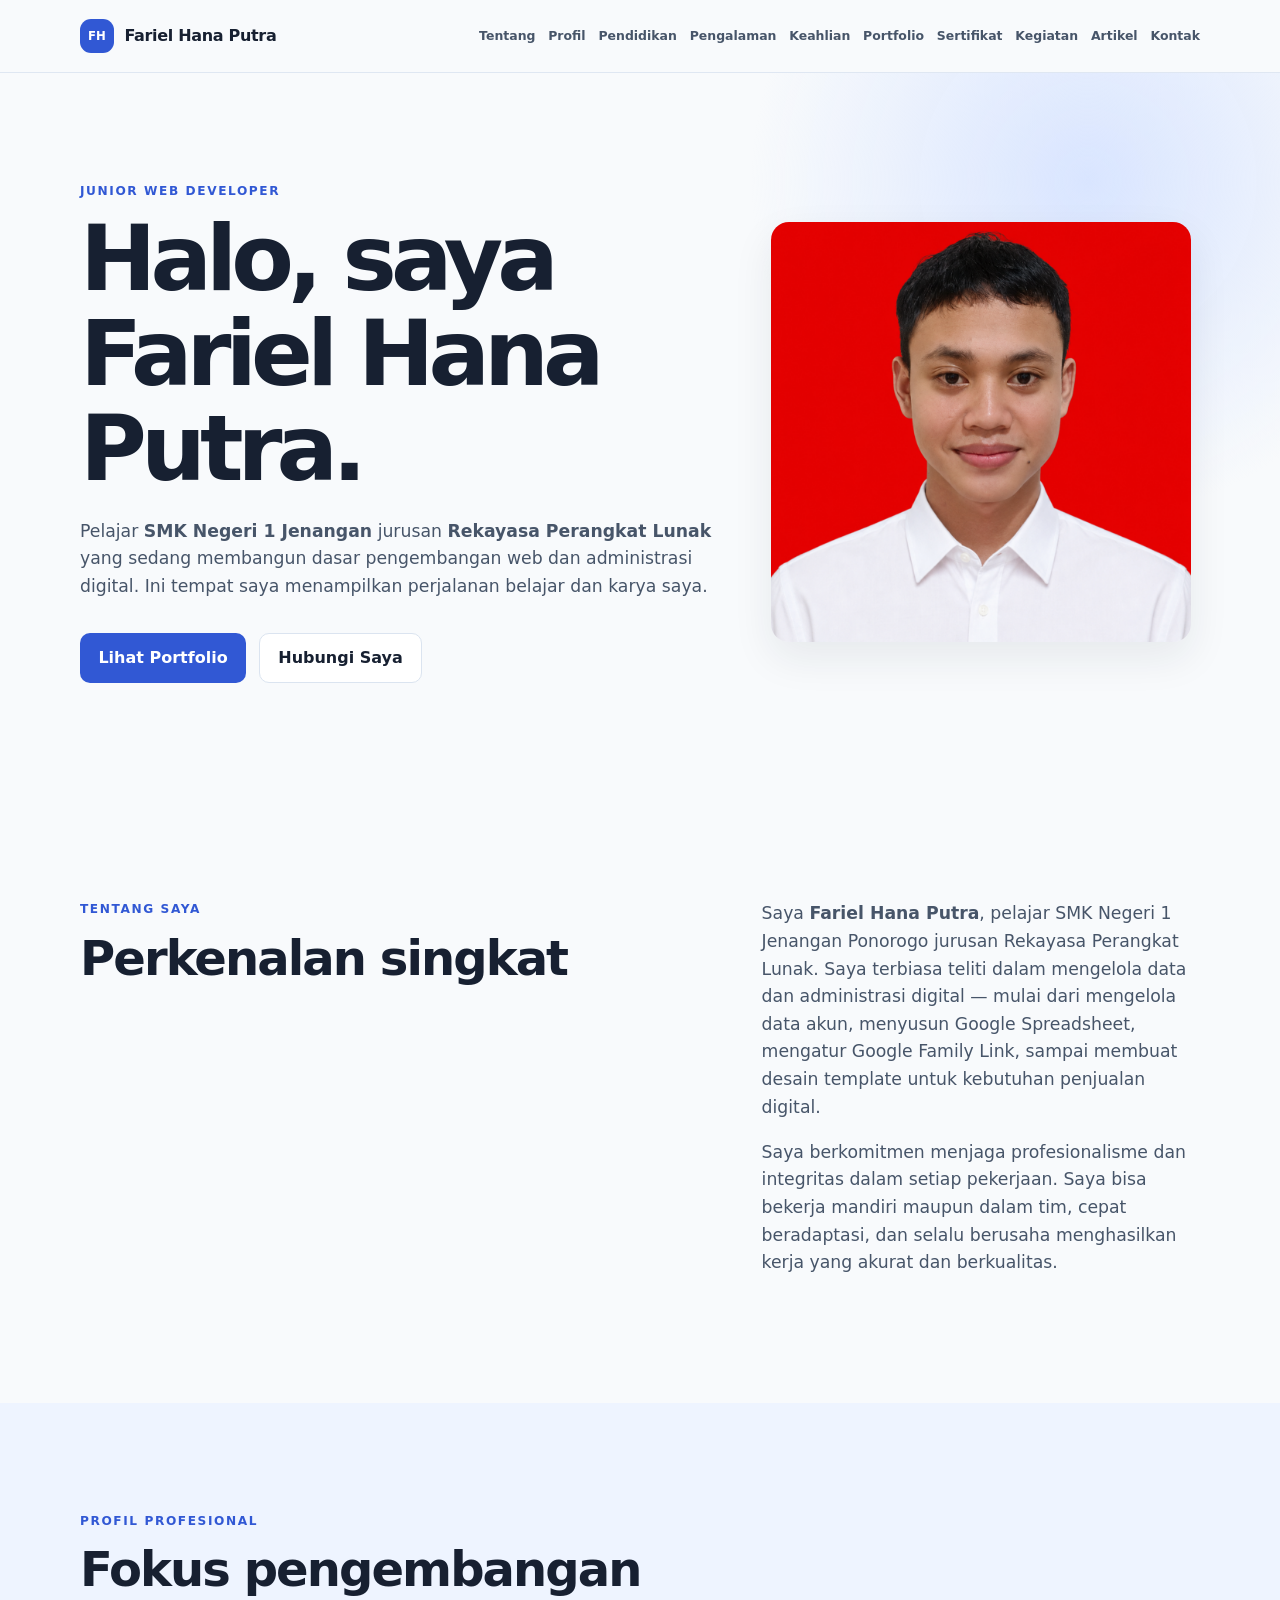
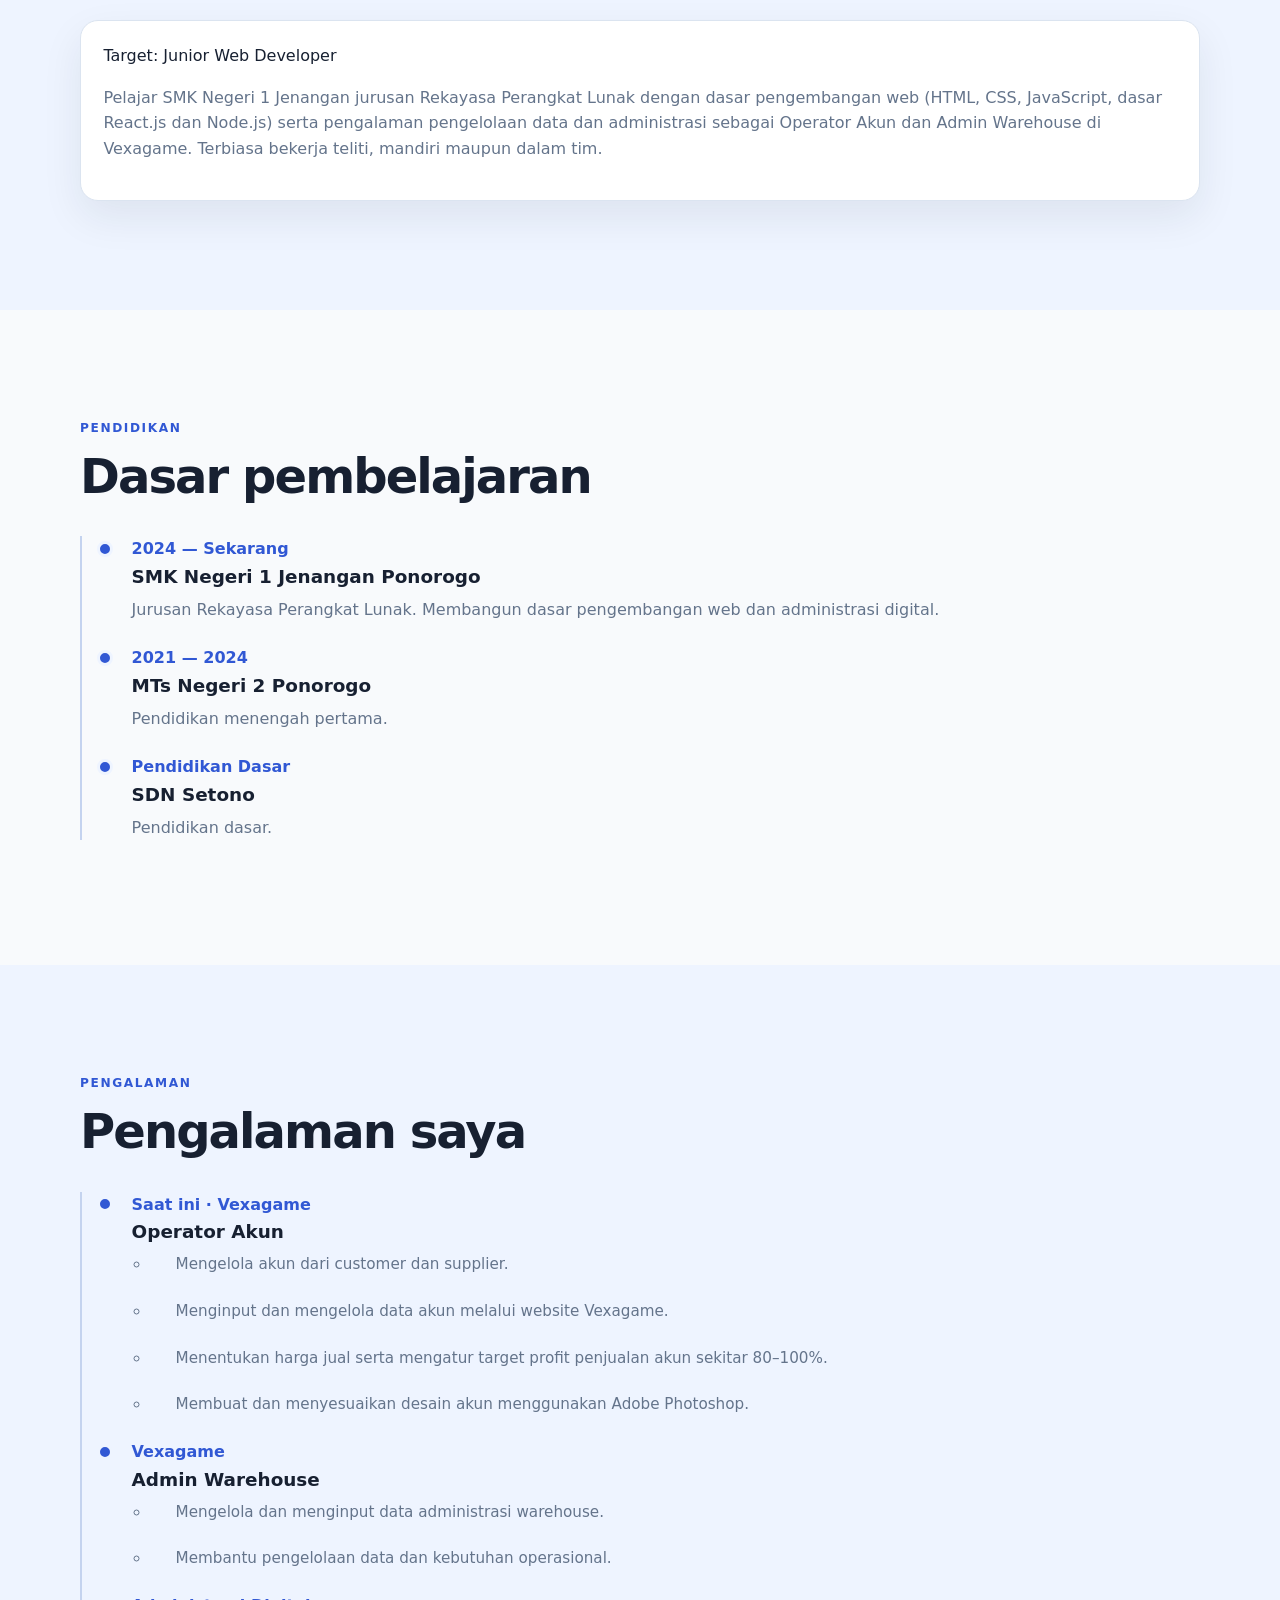
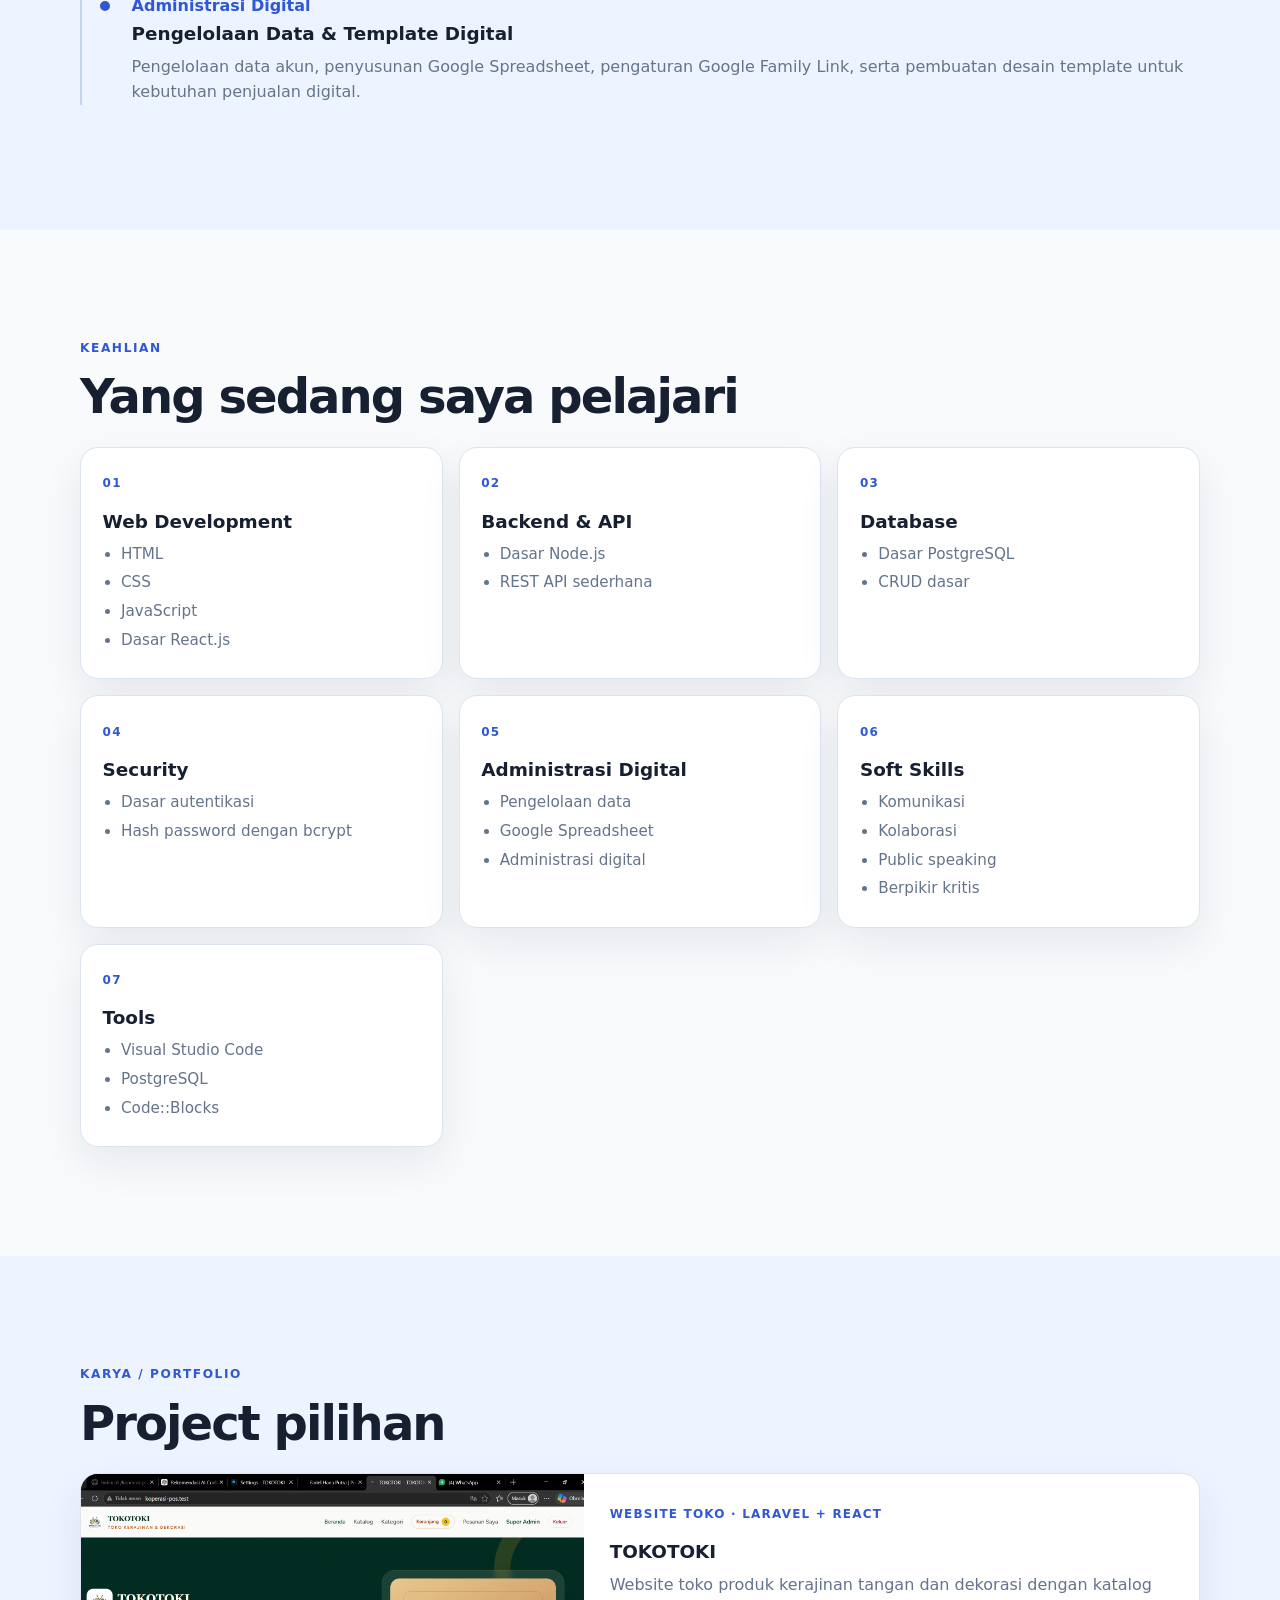
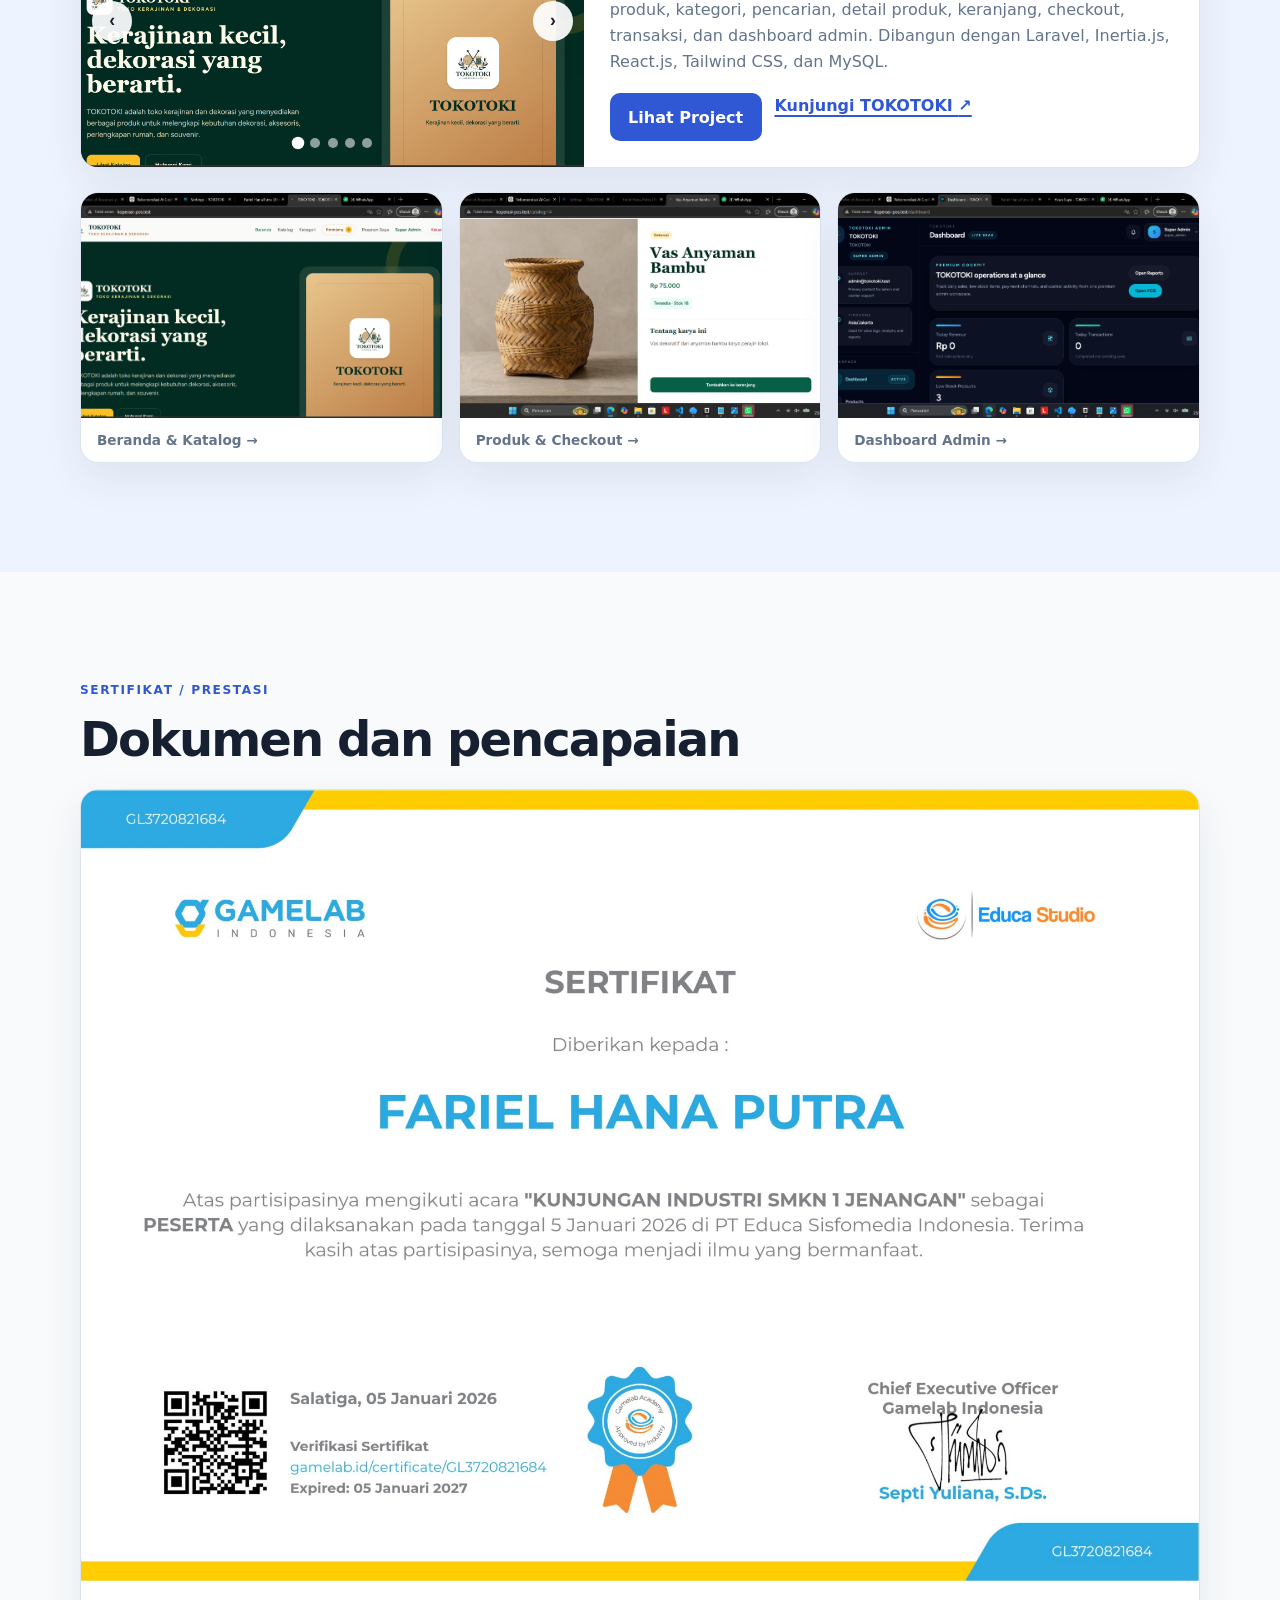
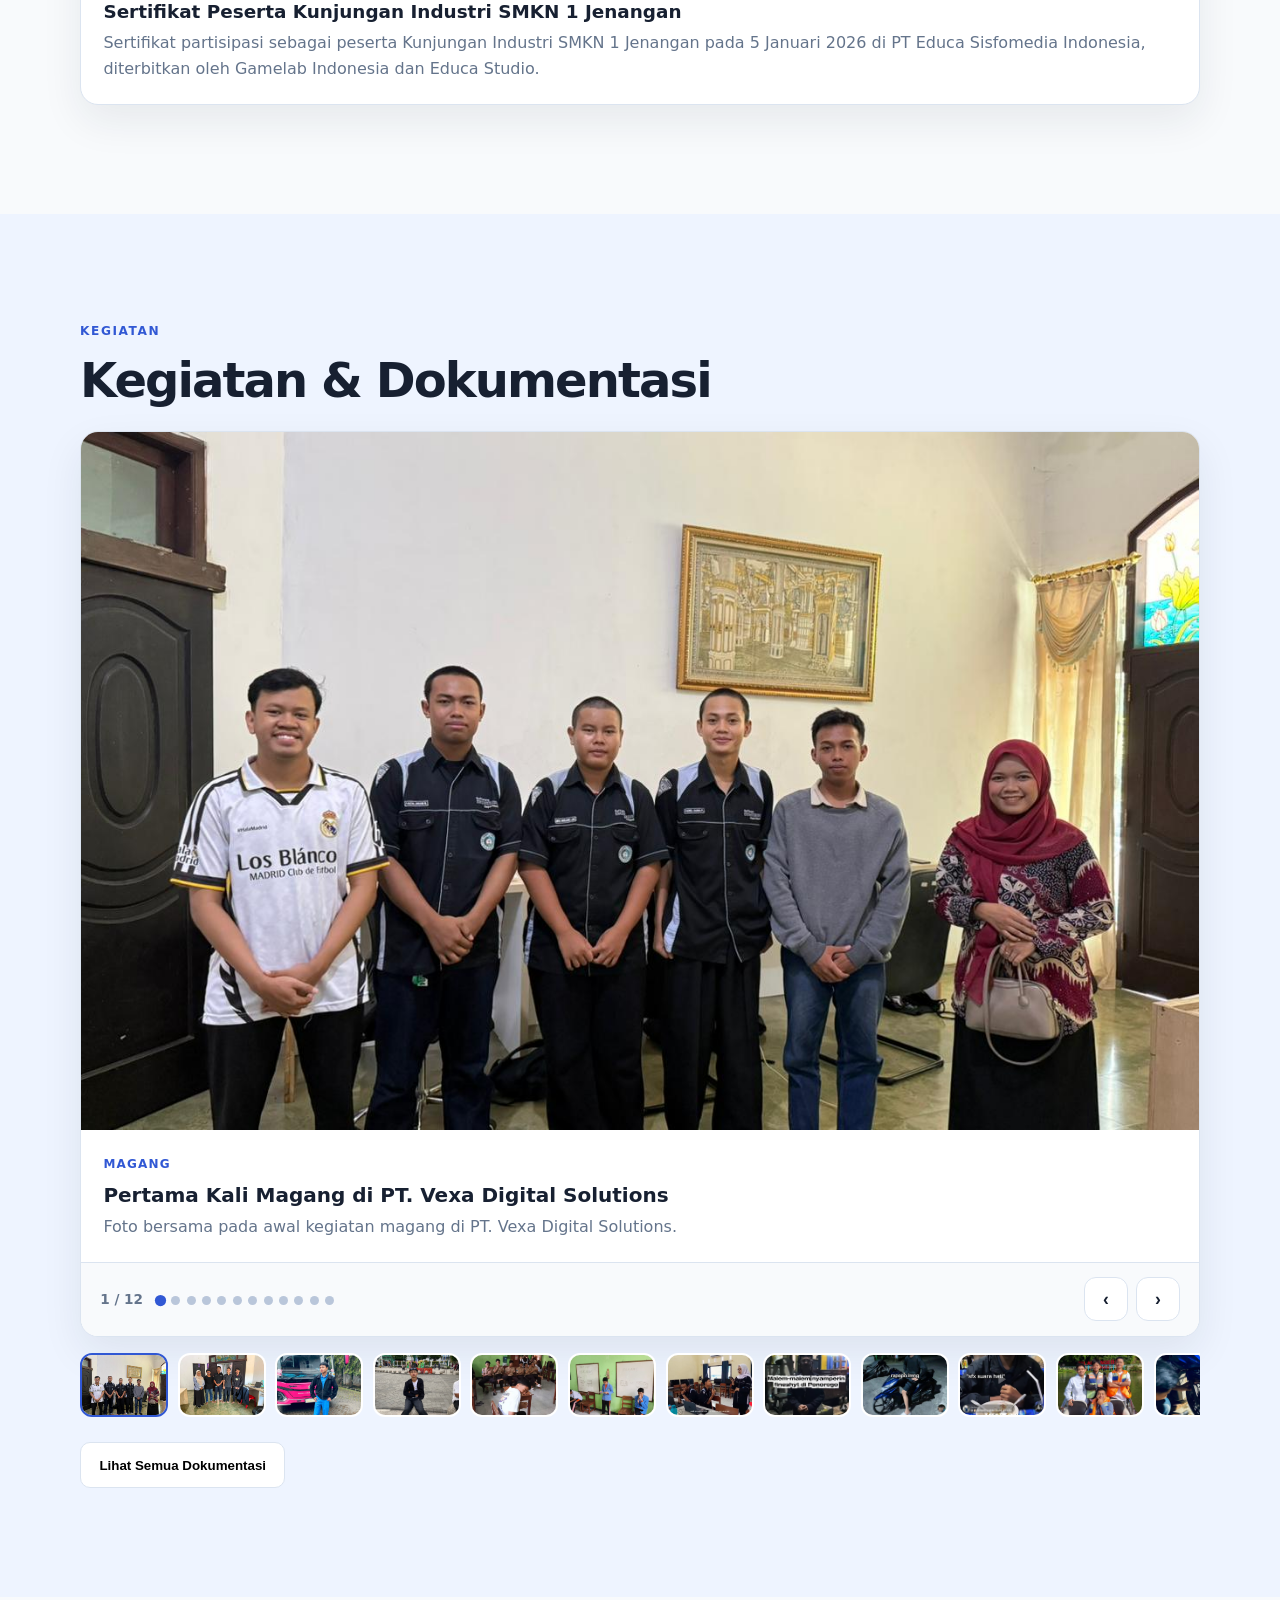
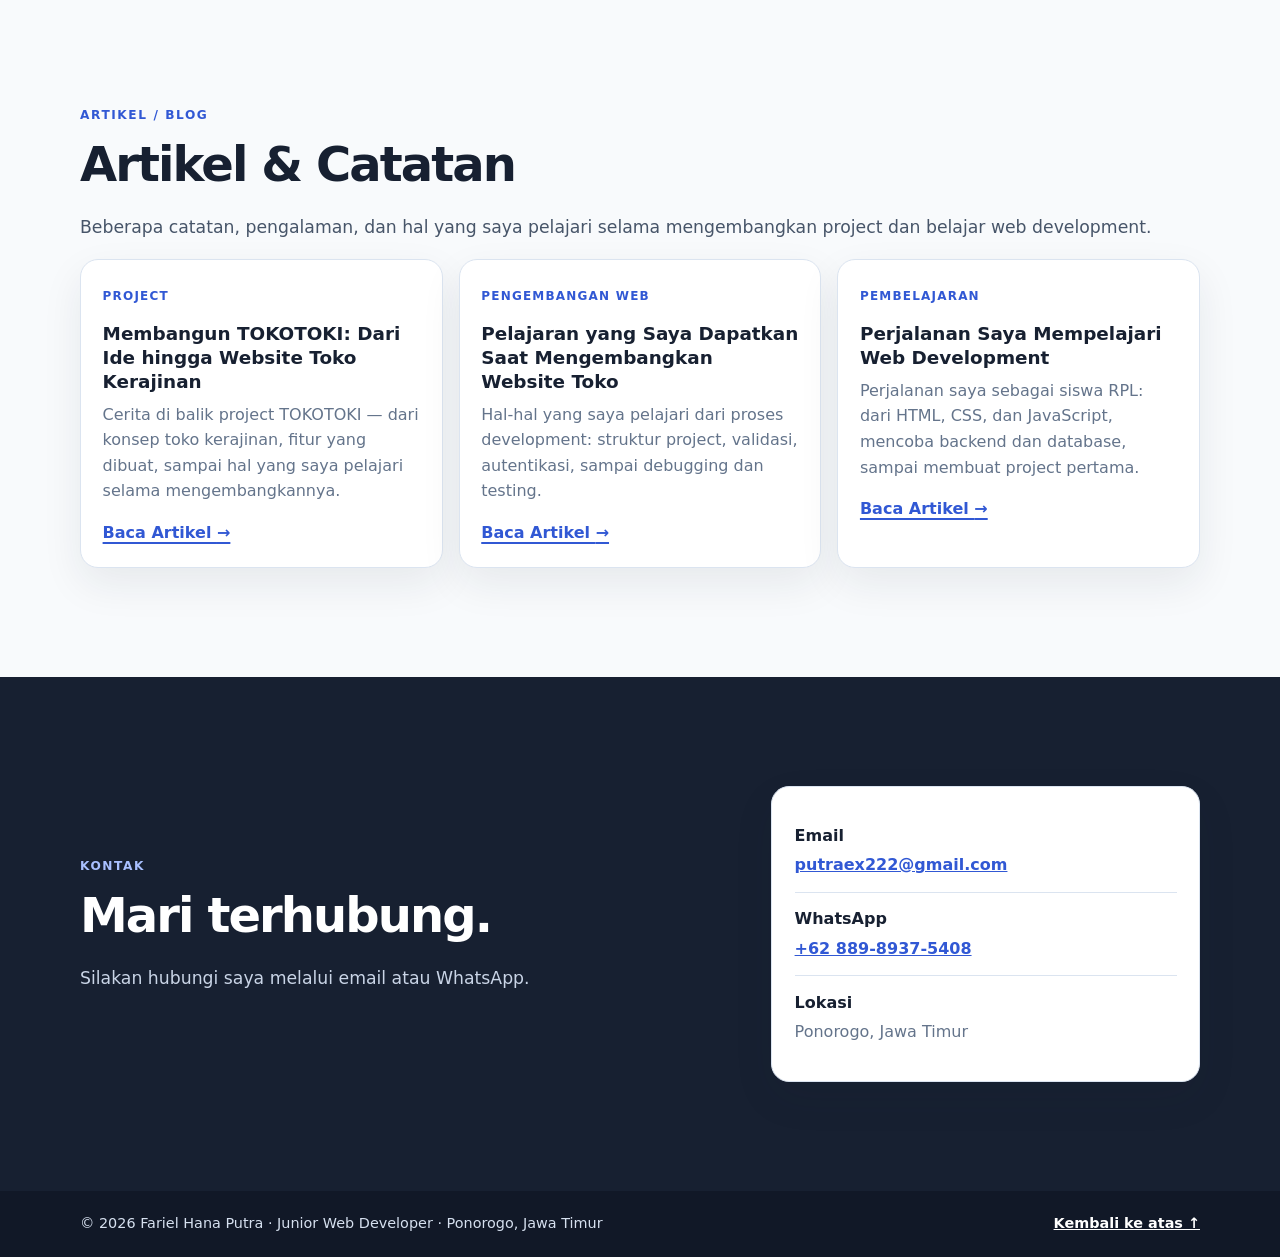
<file: index.html>
<!doctype html>
<html lang="id">
<head>
  <meta charset="UTF-8">
  <meta name="viewport" content="width=device-width, initial-scale=1.0">
  <meta name="description" content="Portfolio Fariel Hana Putra, pelajar Rekayasa Perangkat Lunak SMK Negeri 1 Jenangan yang sedang membangun portofolio Junior Web Developer.">
  <title>Fariel Hana Putra | Portfolio</title>
  <link rel="icon" href="favicon.ico" sizes="any">
  <link rel="stylesheet" href="assets/css/style.css">
  <link rel="stylesheet" href="assets/css/project.css">
</head>
<body>
  <a class="skip-link" href="#main-content">Lewati ke konten utama</a>
  <header class="site-header" id="top">
    <nav class="nav container" aria-label="Navigasi utama">
      <a class="brand" href="#beranda" aria-label="Beranda Fariel Hana Putra"><span class="brand-mark" aria-hidden="true">FH</span><span>Fariel Hana Putra</span></a>
      <button class="menu-toggle" type="button" aria-label="Buka navigasi" aria-expanded="false" aria-controls="nav-links"><span></span><span></span><span></span></button>
      <div class="nav-links" id="nav-links">
        <a href="#tentang">Tentang</a><a href="#profil">Profil</a><a href="#pendidikan">Pendidikan</a><a href="#pengalaman">Pengalaman</a><a href="#keahlian">Keahlian</a><a href="#portfolio">Portfolio</a><a href="#sertifikat">Sertifikat</a><a href="#kegiatan">Kegiatan</a><a href="#artikel">Artikel</a><a href="#kontak">Kontak</a>
      </div>
    </nav>
  </header>

  <main id="main-content">
    <section class="hero section" id="beranda">
      <div class="container hero-grid">
        <div class="hero-copy">
          <p class="eyebrow">JUNIOR WEB DEVELOPER</p>
          <h1>Halo, saya Fariel Hana Putra.</h1>
          <p class="hero-text">Pelajar <strong>SMK Negeri 1 Jenangan</strong> jurusan <strong>Rekayasa Perangkat Lunak</strong> yang sedang membangun dasar pengembangan web dan administrasi digital. Ini tempat saya menampilkan perjalanan belajar dan karya saya.</p>
          <div class="hero-actions"><a class="button button-primary" href="#portfolio">Lihat Portfolio</a><a class="button button-secondary" href="#kontak">Hubungi Saya</a></div>
        </div>
        <!-- FOTO PROFIL: file asli tersimpan sebagai assets/images/profile/foto-profil.png (salinan dari file asli "1000121548 (1).png" yang tetap dipertahankan) -->
        <img class="profile-photo" src="assets/images/profile/foto-profil.png" alt="Foto profil Fariel Hana Putra" width="480" height="480" fetchpriority="high">
      </div>
    </section>

    <section class="section" id="tentang">
      <div class="container split-section">
        <div><p class="eyebrow">TENTANG SAYA</p><h2>Perkenalan singkat</h2></div>
        <div><p class="large-copy">Saya <strong>Fariel Hana Putra</strong>, pelajar SMK Negeri 1 Jenangan Ponorogo jurusan Rekayasa Perangkat Lunak. Saya terbiasa teliti dalam mengelola data dan administrasi digital — mulai dari mengelola data akun, menyusun Google Spreadsheet, mengatur Google Family Link, sampai membuat desain template untuk kebutuhan penjualan digital.</p><p class="large-copy">Saya berkomitmen menjaga profesionalisme dan integritas dalam setiap pekerjaan. Saya bisa bekerja mandiri maupun dalam tim, cepat beradaptasi, dan selalu berusaha menghasilkan kerja yang akurat dan berkualitas.</p></div>
      </div>
    </section>

    <section class="section section-tint" id="profil">
      <div class="container"><p class="eyebrow">PROFIL PROFESIONAL</p><h2>Fokus pengembangan</h2><div class="info-card"><p>Target: Junior Web Developer</p><p class="muted">Pelajar SMK Negeri 1 Jenangan jurusan Rekayasa Perangkat Lunak dengan dasar pengembangan web (HTML, CSS, JavaScript, dasar React.js dan Node.js) serta pengalaman pengelolaan data dan administrasi sebagai Operator Akun dan Admin Warehouse di Vexagame. Terbiasa bekerja teliti, mandiri maupun dalam tim.</p></div></div>
    </section>

    <section class="section" id="pendidikan">
      <div class="container"><p class="eyebrow">PENDIDIKAN</p><h2>Dasar pembelajaran</h2><ol class="timeline"><li><span class="timeline-dot" aria-hidden="true"></span><p class="timeline-label">2024 — Sekarang</p><h3>SMK Negeri 1 Jenangan Ponorogo</h3><p class="muted">Jurusan Rekayasa Perangkat Lunak. Membangun dasar pengembangan web dan administrasi digital.</p></li><li><span class="timeline-dot" aria-hidden="true"></span><p class="timeline-label">2021 — 2024</p><h3>MTs Negeri 2 Ponorogo</h3><p class="muted">Pendidikan menengah pertama.</p></li><li><span class="timeline-dot" aria-hidden="true"></span><p class="timeline-label">Pendidikan Dasar</p><h3>SDN Setono</h3><p class="muted">Pendidikan dasar.</p></li></ol></div>
    </section>

    <section class="section section-tint" id="pengalaman">
      <div class="container"><p class="eyebrow">PENGALAMAN</p><h2>Pengalaman saya</h2><ol class="timeline"><li><span class="timeline-dot" aria-hidden="true"></span><p class="timeline-label">Saat ini · Vexagame</p><h3>Operator Akun</h3><ul class="skill-list"><li>Mengelola akun dari customer dan supplier.</li><li>Menginput dan mengelola data akun melalui website Vexagame.</li><li>Menentukan harga jual serta mengatur target profit penjualan akun sekitar 80–100%.</li><li>Membuat dan menyesuaikan desain akun menggunakan Adobe Photoshop.</li></ul></li><li><span class="timeline-dot" aria-hidden="true"></span><p class="timeline-label">Vexagame</p><h3>Admin Warehouse</h3><ul class="skill-list"><li>Mengelola dan menginput data administrasi warehouse.</li><li>Membantu pengelolaan data dan kebutuhan operasional.</li></ul></li><li><span class="timeline-dot" aria-hidden="true"></span><p class="timeline-label">Administrasi Digital</p><h3>Pengelolaan Data &amp; Template Digital</h3><p class="muted">Pengelolaan data akun, penyusunan Google Spreadsheet, pengaturan Google Family Link, serta pembuatan desain template untuk kebutuhan penjualan digital.</p></li></ol></div>
    </section>

    <section class="section" id="keahlian">
      <div class="container"><p class="eyebrow">KEAHLIAN</p><h2>Yang sedang saya pelajari</h2><div class="card-grid skill-grid"><article class="card"><span class="card-number">01</span><h3>Web Development</h3><ul class="skill-list"><li>HTML</li><li>CSS</li><li>JavaScript</li><li>Dasar React.js</li></ul></article><article class="card"><span class="card-number">02</span><h3>Backend &amp; API</h3><ul class="skill-list"><li>Dasar Node.js</li><li>REST API sederhana</li></ul></article><article class="card"><span class="card-number">03</span><h3>Database</h3><ul class="skill-list"><li>Dasar PostgreSQL</li><li>CRUD dasar</li></ul></article><article class="card"><span class="card-number">04</span><h3>Security</h3><ul class="skill-list"><li>Dasar autentikasi</li><li>Hash password dengan bcrypt</li></ul></article><article class="card"><span class="card-number">05</span><h3>Administrasi Digital</h3><ul class="skill-list"><li>Pengelolaan data</li><li>Google Spreadsheet</li><li>Administrasi digital</li></ul></article><article class="card"><span class="card-number">06</span><h3>Soft Skills</h3><ul class="skill-list"><li>Komunikasi</li><li>Kolaborasi</li><li>Public speaking</li><li>Berpikir kritis</li></ul></article><article class="card"><span class="card-number">07</span><h3>Tools</h3><ul class="skill-list"><li>Visual Studio Code</li><li>PostgreSQL</li><li>Code::Blocks</li></ul></article></div></div>
    </section>

    <section class="section section-tint" id="portfolio">
      <div class="container"><p class="eyebrow">KARYA / PORTFOLIO</p><h2>Project pilihan</h2><article class="project-card"><div class="slideshow" data-slideshow data-slideshow-delay="4000" role="region" aria-roledescription="slideshow" aria-label="Screenshot project TOKOTOKI"><div class="slideshow-track" data-slideshow-track><figure class="slide" data-slide><img src="assets/images/projects/beranda%20toko.png" alt="Screenshot beranda toko TOKOTOKI" loading="lazy"></figure><figure class="slide" data-slide><img src="assets/images/projects/top%20%20katalog.png" alt="Screenshot katalog produk TOKOTOKI" loading="lazy"></figure><figure class="slide" data-slide><img src="assets/images/projects/detail%20produk.png" alt="Screenshot detail produk TOKOTOKI" loading="lazy"></figure><figure class="slide" data-slide><img src="assets/images/projects/chekout.png" alt="Screenshot checkout TOKOTOKI" loading="lazy"></figure><figure class="slide" data-slide><img src="assets/images/projects/dashboard%20top.png" alt="Screenshot dashboard admin TOKOTOKI" loading="lazy"></figure></div><button class="slide-nav slide-prev" type="button" data-prev aria-label="Screenshot sebelumnya">‹</button><button class="slide-nav slide-next" type="button" data-next aria-label="Screenshot berikutnya">›</button><ul class="slide-dots"><li><button type="button" data-dot aria-label="Ke screenshot 1" aria-current="true"></button></li><li><button type="button" data-dot aria-label="Ke screenshot 2" aria-current="false"></button></li><li><button type="button" data-dot aria-label="Ke screenshot 3" aria-current="false"></button></li><li><button type="button" data-dot aria-label="Ke screenshot 4" aria-current="false"></button></li><li><button type="button" data-dot aria-label="Ke screenshot 5" aria-current="false"></button></li></ul></div><div class="project-copy"><span class="tag">WEBSITE TOKO · LARAVEL + REACT</span><h3>TOKOTOKI</h3><p>Website toko produk kerajinan tangan dan dekorasi dengan katalog produk, kategori, pencarian, detail produk, keranjang, checkout, transaksi, dan dashboard admin. Dibangun dengan Laravel, Inertia.js, React.js, Tailwind CSS, dan MySQL.</p><div class="project-actions"><a class="button button-primary" href="projects/tokotoki.html">Lihat Project</a><a class="text-link" data-store-link href="https://tokotoki-production.up.railway.app" target="_blank" rel="noopener noreferrer">Kunjungi TOKOTOKI <span aria-hidden="true">↗</span></a></div></div></article>
        <div class="doc-preview" aria-label="Pratinjau dokumentasi TOKOTOKI">
          <a href="projects/tokotoki.html#dokumentasi-beranda"><img src="assets/images/projects/beranda%20toko.png" alt="Pratinjau dokumentasi beranda dan katalog TOKOTOKI" loading="lazy"><span>Beranda &amp; Katalog →</span></a>
          <a href="projects/tokotoki.html#dokumentasi-produk"><img src="assets/images/projects/detail%20produk.png" alt="Pratinjau dokumentasi produk dan checkout TOKOTOKI" loading="lazy"><span>Produk &amp; Checkout →</span></a>
          <a href="projects/tokotoki.html#dokumentasi-dashboard"><img src="assets/images/projects/dashboard%20top.png" alt="Pratinjau dokumentasi dashboard admin TOKOTOKI" loading="lazy"><span>Dashboard Admin →</span></a>
        </div>
      </div>
    </section>

    <section class="section" id="sertifikat">
      <div class="container"><p class="eyebrow">SERTIFIKAT / PRESTASI</p><h2>Dokumen dan pencapaian</h2>
        <article class="cert-card"><button type="button" data-lightbox-src="assets/images/certificates/sertifikat.png" data-lightbox-alt="Sertifikat peserta Kunjungan Industri SMKN 1 Jenangan dari Gamelab Indonesia" data-lightbox-caption="Sertifikat Peserta Kunjungan Industri SMKN 1 Jenangan" aria-label="Perbesar foto sertifikat"><img class="cert-img" src="assets/images/certificates/sertifikat.png" alt="Sertifikat peserta Kunjungan Industri SMKN 1 Jenangan dari Gamelab Indonesia" loading="lazy"></button><div class="cert-body"><h3>Sertifikat Peserta Kunjungan Industri SMKN 1 Jenangan</h3><p>Sertifikat partisipasi sebagai peserta Kunjungan Industri SMKN 1 Jenangan pada 5 Januari 2026 di PT Educa Sisfomedia Indonesia, diterbitkan oleh Gamelab Indonesia dan Educa Studio.</p></div></article>
      </div>
    </section>

    <section class="section section-tint" id="kegiatan">
      <div class="container"><p class="eyebrow">KEGIATAN</p><h2>Kegiatan &amp; Dokumentasi</h2>
        <div class="activity-viewer" data-activity-viewer role="region" aria-roledescription="slideshow" aria-label="Dokumentasi kegiatan">
          <figure class="activity-slide" data-activity-slide data-activity-title="Pertama Kali Magang di PT. Vexa Digital Solutions"><img src="assets/images/activities/pertama%20kali%20masuk%20magang%20di%20PT.Vexa%20Digital%20Solutions.jpeg" alt="Foto bersama pada awal kegiatan magang di PT. Vexa Digital Solutions" loading="lazy"><div class="activity-body"><span class="activity-tag">Magang</span><h3>Pertama Kali Magang di PT. Vexa Digital Solutions</h3><p>Foto bersama pada awal kegiatan magang di PT. Vexa Digital Solutions.</p></div></figure>
          <figure class="activity-slide" data-activity-slide data-activity-title="Direkrut Menjadi Karyawan"><img src="assets/images/activities/Di%20rekrut%20Menjadi%20Karyawan.jpeg" alt="Foto bersama di lingkungan kerja setelah direkrut menjadi karyawan" loading="lazy"><div class="activity-body"><span class="activity-tag">Karier</span><h3>Direkrut Menjadi Karyawan</h3><p>Foto bersama di lingkungan kerja setelah direkrut menjadi karyawan.</p></div></figure>
          <figure class="activity-slide" data-activity-slide data-activity-title="Perjalanan Kunjungan Industri"><img src="assets/images/activities/Dikumentasi%20Perjalanan%20Kunjungan%20industri.jpeg" alt="Dokumentasi perjalanan menuju lokasi kunjungan industri" loading="lazy"><div class="activity-body"><span class="activity-tag">Kunjungan Industri</span><h3>Perjalanan Kunjungan Industri</h3><p>Dokumentasi perjalanan menuju lokasi kunjungan industri.</p></div></figure>
          <figure class="activity-slide" data-activity-slide data-activity-title="Setelah Kunjungan Industri di Jogja"><img src="assets/images/activities/dokumentasi%20setelah%20kunjungan%20industri%20di%20jogja.jpeg" alt="Dokumentasi setelah mengikuti kunjungan industri di Jogja" loading="lazy"><div class="activity-body"><span class="activity-tag">Kunjungan Industri</span><h3>Setelah Kunjungan Industri di Jogja</h3><p>Dokumentasi setelah mengikuti kunjungan industri di Jogja.</p></div></figure>
          <figure class="activity-slide" data-activity-slide data-activity-title="Kru Dokumentasi Simulasi Pemilihan"><img src="assets/images/activities/kru%20dokumentasi%20simulasi%20caleg.jpeg" alt="Bertugas sebagai kru dokumentasi pada simulasi pemilihan di kelas" loading="lazy"><div class="activity-body"><span class="activity-tag">Kegiatan Sekolah</span><h3>Kru Dokumentasi Simulasi Pemilihan</h3><p>Bertugas sebagai kru dokumentasi pada simulasi pemilihan di kelas.</p></div></figure>
          <figure class="activity-slide" data-activity-slide data-activity-title="Kru Dokumentasi Simulasi Pemilihan"><img src="assets/images/activities/kru%20dokumentasi%20simulasi%20caleg2%20.jpeg" alt="Suasana simulasi pemilihan di kelas yang didokumentasikan" loading="lazy"><div class="activity-body"><span class="activity-tag">Kegiatan Sekolah</span><h3>Kru Dokumentasi Simulasi Pemilihan</h3><p>Dokumentasi suasana simulasi pemilihan di kelas.</p></div></figure>
          <figure class="activity-slide" data-activity-slide data-activity-title="Berperan dalam Video Promosi Jurusan"><img src="assets/images/activities/peran%20dalam%20video%20promosi%20jurusan.jpeg" alt="Pengambilan video promosi jurusan di laboratorium komputer" loading="lazy"><div class="activity-body"><span class="activity-tag">Kegiatan Sekolah</span><h3>Berperan dalam Video Promosi Jurusan</h3><p>Terlibat dalam pengambilan video promosi jurusan di laboratorium komputer.</p></div></figure>
          <figure class="activity-slide" data-activity-slide data-activity-title="Konten Review Kuliner"><img src="assets/images/activities/fyp%20content%20tugas%20review.jpeg" alt="Konten review kuliner untuk media sosial" loading="lazy"><div class="activity-body"><span class="activity-tag">Konten Kreatif</span><h3>Konten Review Kuliner</h3><p>Membuat konten review kuliner untuk media sosial.</p></div></figure>
          <figure class="activity-slide" data-activity-slide data-activity-title="Konten Kreatif"><img src="assets/images/activities/fyp%20random%20konten.jpeg" alt="Konten kreatif untuk media sosial" loading="lazy"><div class="activity-body"><span class="activity-tag">Konten Kreatif</span><h3>Konten Kreatif</h3><p>Membuat konten kreatif untuk media sosial.</p></div></figure>
          <figure class="activity-slide" data-activity-slide data-activity-title="Konten Review untuk Tugas"><img src="assets/images/activities/fyp%20tugas%20review.jpeg" alt="Konten review yang dibuat sebagai tugas" loading="lazy"><div class="activity-body"><span class="activity-tag">Konten Kreatif</span><h3>Konten Review untuk Tugas</h3><p>Dokumentasi konten review yang dibuat sebagai tugas.</p></div></figure>
          <figure class="activity-slide" data-activity-slide data-activity-title="Mengarungi Telaga Ngebel"><img src="assets/images/activities/mengarungi%20telaga%20ngebel.jpeg" alt="Berwisata perahu bersama teman di Telaga Ngebel Ponorogo" loading="lazy"><div class="activity-body"><span class="activity-tag">Wisata</span><h3>Mengarungi Telaga Ngebel</h3><p>Berwisata perahu bersama teman di Telaga Ngebel, Ponorogo.</p></div></figure>
          <figure class="activity-slide" data-activity-slide data-activity-title="Membantu Mengganti Velg Motor"><img src="assets/images/activities/menjadi%20mekanik%20ganti%20velg%20.jpeg" alt="Membantu penggantian velg sepeda motor" loading="lazy"><div class="activity-body"><span class="activity-tag">Otomotif</span><h3>Membantu Mengganti Velg Motor</h3><p>Membantu penggantian velg sepeda motor.</p></div></figure>
          <div class="activity-bar"><span class="activity-counter" data-activity-counter></span><ul class="activity-dots" data-activity-dots></ul><div class="activity-nav"><button type="button" data-activity-prev aria-label="Kegiatan sebelumnya">‹</button><button type="button" data-activity-next aria-label="Kegiatan berikutnya">›</button></div></div>
        </div>
        <div class="activity-thumbs" data-activity-thumbs aria-label="Pintasan foto kegiatan"></div>
        <div class="project-actions"><button class="button button-secondary" type="button" data-open-gallery>Lihat Semua Dokumentasi</button></div>
      </div>
    </section>

    <section class="section" id="artikel">
      <div class="container"><p class="eyebrow">ARTIKEL / BLOG</p><h2>Artikel &amp; Catatan</h2><p class="large-copy">Beberapa catatan, pengalaman, dan hal yang saya pelajari selama mengembangkan project dan belajar web development.</p>
        <div class="card-grid article-grid">
          <article class="card"><span class="tag">PROJECT</span><h3>Membangun TOKOTOKI: Dari Ide hingga Website Toko Kerajinan</h3><p>Cerita di balik project TOKOTOKI — dari konsep toko kerajinan, fitur yang dibuat, sampai hal yang saya pelajari selama mengembangkannya.</p><a class="text-link" href="articles/membangun-tokotoki.html">Baca Artikel <span aria-hidden="true">→</span></a></article>
          <article class="card"><span class="tag">PENGEMBANGAN WEB</span><h3>Pelajaran yang Saya Dapatkan Saat Mengembangkan Website Toko</h3><p>Hal-hal yang saya pelajari dari proses development: struktur project, validasi, autentikasi, sampai debugging dan testing.</p><a class="text-link" href="articles/pelajaran-mengembangkan-website-toko.html">Baca Artikel <span aria-hidden="true">→</span></a></article>
          <article class="card"><span class="tag">PEMBELAJARAN</span><h3>Perjalanan Saya Mempelajari Web Development</h3><p>Perjalanan saya sebagai siswa RPL: dari HTML, CSS, dan JavaScript, mencoba backend dan database, sampai membuat project pertama.</p><a class="text-link" href="articles/perjalanan-belajar-web-development.html">Baca Artikel <span aria-hidden="true">→</span></a></article>
        </div>
      </div>
    </section>

    <section class="section contact-section" id="kontak">
      <div class="container contact-grid"><div><p class="eyebrow">KONTAK</p><h2>Mari terhubung.</h2><p class="large-copy">Silakan hubungi saya melalui email atau WhatsApp.</p></div><div class="contact-card"><p><strong>Email</strong><a href="mailto:putraex222@gmail.com">putraex222@gmail.com</a></p><p><strong>WhatsApp</strong><a href="https://wa.me/6288989375408" target="_blank" rel="noopener noreferrer">+62 889-8937-5408</a></p><p><strong>Lokasi</strong><span>Ponorogo, Jawa Timur</span></p></div></div>
    </section>
  </main>

  <div class="lightbox" data-gallery-modal role="dialog" aria-modal="true" aria-label="Galeri dokumentasi kegiatan">
    <button class="lightbox-close" type="button" data-gallery-close aria-label="Tutup galeri">✕</button>
    <div class="gallery-modal-box"><h3>Semua Dokumentasi</h3><p>Klik foto untuk memperbesar.</p><div class="gallery-grid" data-gallery-grid></div></div>
  </div>

  <div class="lightbox" data-lightbox role="dialog" aria-modal="true" aria-label="Pratinjau gambar">
    <button class="lightbox-close" type="button" data-lightbox-close aria-label="Tutup pratinjau gambar">✕</button>
    <button class="lightbox-nav lightbox-prev" type="button" data-lightbox-prev aria-label="Foto sebelumnya" hidden>‹</button>
    <button class="lightbox-nav lightbox-next" type="button" data-lightbox-next aria-label="Foto berikutnya" hidden>›</button>
    <figure><img data-lightbox-img alt=""><figcaption data-lightbox-caption></figcaption></figure>
  </div>

  <footer class="site-footer"><div class="container footer-content"><p>© <span id="year"></span> Fariel Hana Putra · Junior Web Developer · Ponorogo, Jawa Timur</p><a href="#top">Kembali ke atas ↑</a></div></footer>
  <script src="assets/js/main.js"></script>
  <script src="assets/js/project.js"></script>
</body>
</html>
</file>
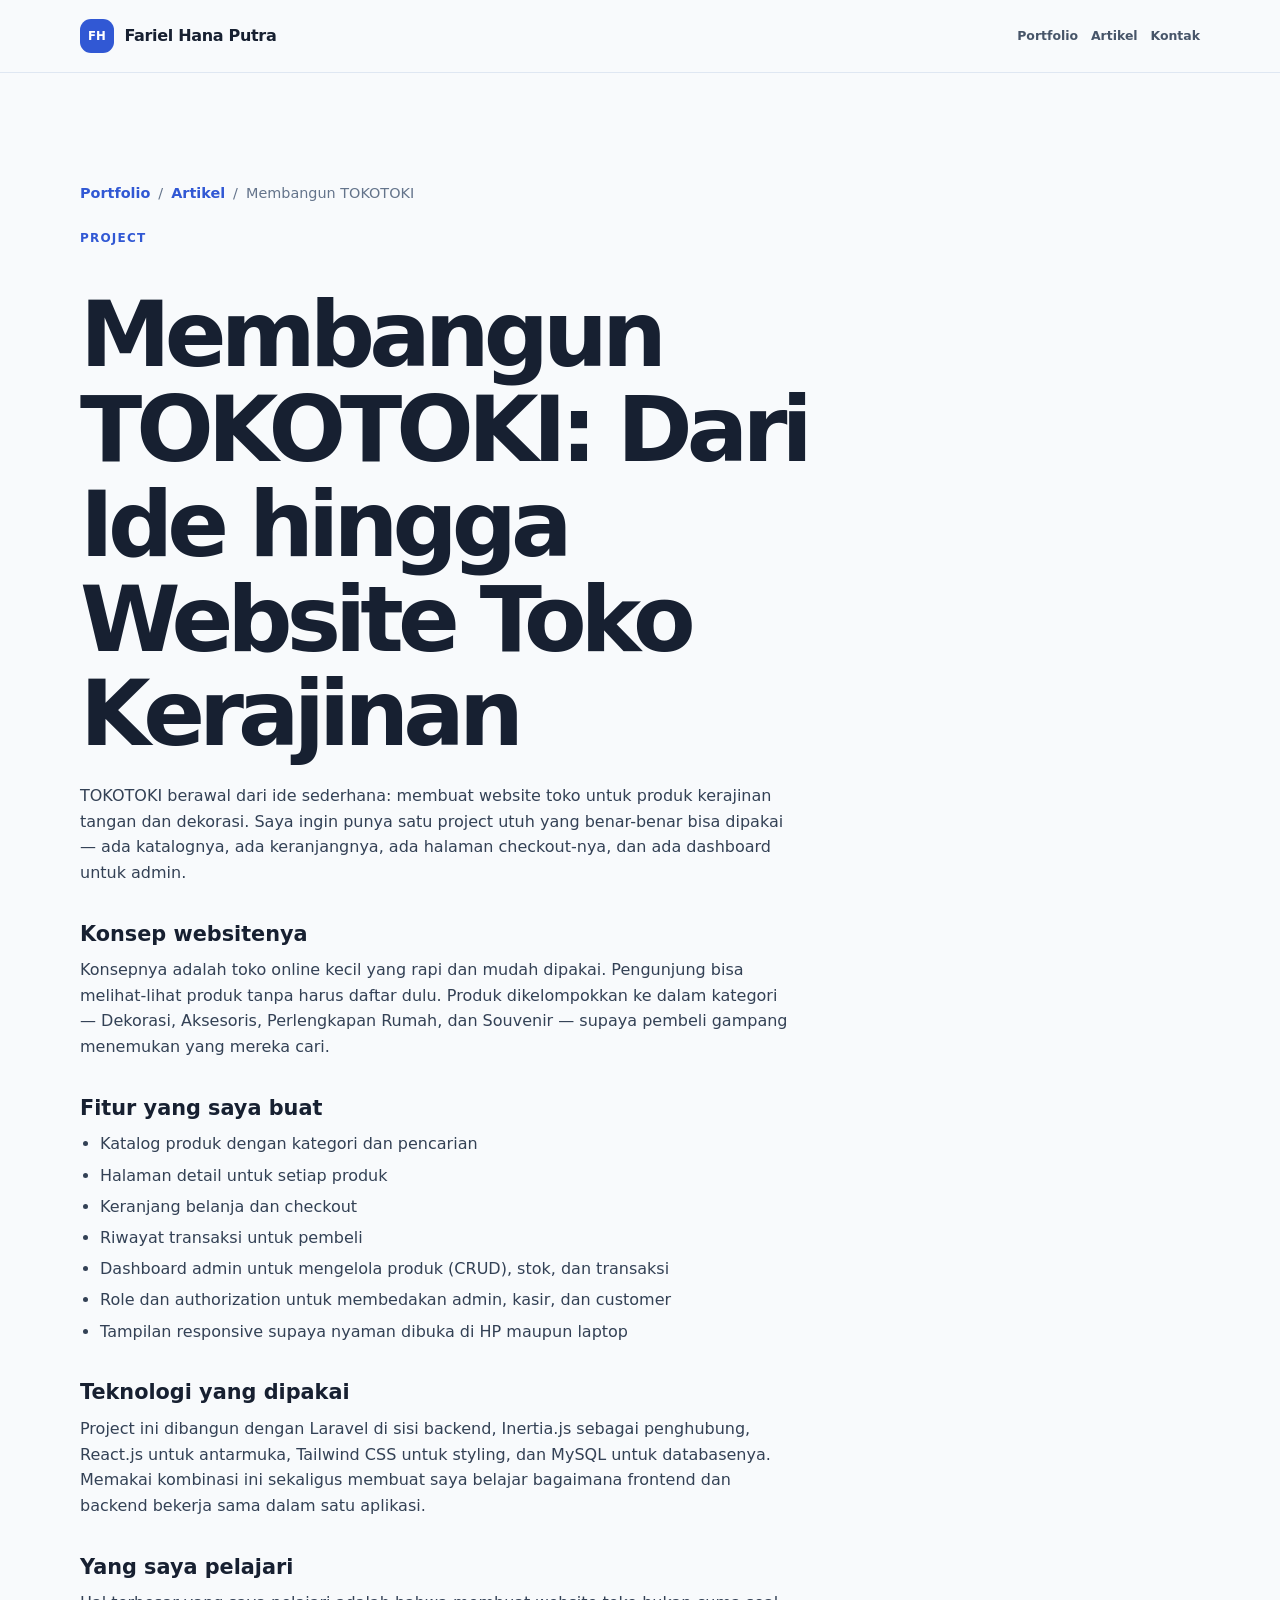
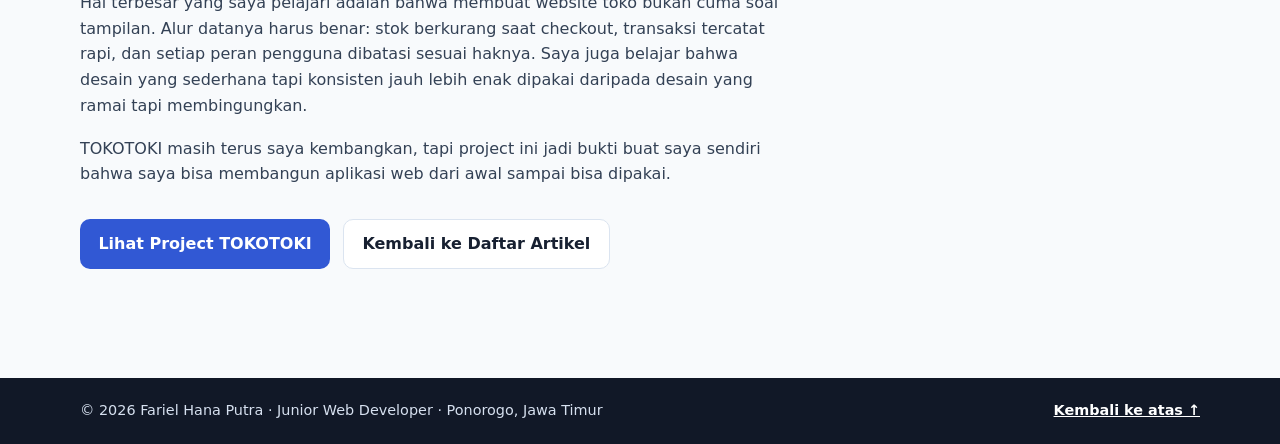
<file: articles/membangun-tokotoki.html>
<!doctype html>
<html lang="id">
<head>
  <meta charset="UTF-8">
  <meta name="viewport" content="width=device-width, initial-scale=1.0">
  <meta name="description" content="Cerita di balik project TOKOTOKI: dari ide hingga website toko kerajinan. Catatan Fariel Hana Putra.">
  <title>Membangun TOKOTOKI | Artikel Fariel Hana Putra</title>
  <link rel="icon" href="../favicon.ico" sizes="any">
  <link rel="stylesheet" href="../assets/css/style.css">
  <link rel="stylesheet" href="../assets/css/project.css">
</head>
<body>
  <a class="skip-link" href="#main-content">Lewati ke konten utama</a>
  <header class="site-header" id="top">
    <nav class="nav container" aria-label="Navigasi utama">
      <a class="brand" href="../index.html" aria-label="Kembali ke portfolio Fariel Hana Putra"><span class="brand-mark" aria-hidden="true">FH</span><span>Fariel Hana Putra</span></a>
      <button class="menu-toggle" type="button" aria-label="Buka navigasi" aria-expanded="false" aria-controls="nav-links"><span></span><span></span><span></span></button>
      <div class="nav-links" id="nav-links">
        <a href="../index.html#portfolio">Portfolio</a><a href="../index.html#artikel">Artikel</a><a href="../index.html#kontak">Kontak</a>
      </div>
    </nav>
  </header>

  <main id="main-content">
    <section class="section" id="artikel">
      <div class="container">
        <ol class="breadcrumb" aria-label="Breadcrumb">
          <li><a href="../index.html">Portfolio</a></li>
          <li aria-hidden="true">/</li>
          <li><a href="../index.html#artikel">Artikel</a></li>
          <li aria-hidden="true">/</li>
          <li aria-current="page">Membangun TOKOTOKI</li>
        </ol>
        <div class="article-meta"><span class="tag">PROJECT</span></div>
        <h1>Membangun TOKOTOKI: Dari Ide hingga Website Toko Kerajinan</h1>
        <div class="article-prose">
          <p>TOKOTOKI berawal dari ide sederhana: membuat website toko untuk produk kerajinan tangan dan dekorasi. Saya ingin punya satu project utuh yang benar-benar bisa dipakai — ada katalognya, ada keranjangnya, ada halaman checkout-nya, dan ada dashboard untuk admin.</p>

          <h3>Konsep websitenya</h3>
          <p>Konsepnya adalah toko online kecil yang rapi dan mudah dipakai. Pengunjung bisa melihat-lihat produk tanpa harus daftar dulu. Produk dikelompokkan ke dalam kategori — Dekorasi, Aksesoris, Perlengkapan Rumah, dan Souvenir — supaya pembeli gampang menemukan yang mereka cari.</p>

          <h3>Fitur yang saya buat</h3>
          <ul>
            <li>Katalog produk dengan kategori dan pencarian</li>
            <li>Halaman detail untuk setiap produk</li>
            <li>Keranjang belanja dan checkout</li>
            <li>Riwayat transaksi untuk pembeli</li>
            <li>Dashboard admin untuk mengelola produk (CRUD), stok, dan transaksi</li>
            <li>Role dan authorization untuk membedakan admin, kasir, dan customer</li>
            <li>Tampilan responsive supaya nyaman dibuka di HP maupun laptop</li>
          </ul>

          <h3>Teknologi yang dipakai</h3>
          <p>Project ini dibangun dengan Laravel di sisi backend, Inertia.js sebagai penghubung, React.js untuk antarmuka, Tailwind CSS untuk styling, dan MySQL untuk databasenya. Memakai kombinasi ini sekaligus membuat saya belajar bagaimana frontend dan backend bekerja sama dalam satu aplikasi.</p>

          <h3>Yang saya pelajari</h3>
          <p>Hal terbesar yang saya pelajari adalah bahwa membuat website toko bukan cuma soal tampilan. Alur datanya harus benar: stok berkurang saat checkout, transaksi tercatat rapi, dan setiap peran pengguna dibatasi sesuai haknya. Saya juga belajar bahwa desain yang sederhana tapi konsisten jauh lebih enak dipakai daripada desain yang ramai tapi membingungkan.</p>
          <p>TOKOTOKI masih terus saya kembangkan, tapi project ini jadi bukti buat saya sendiri bahwa saya bisa membangun aplikasi web dari awal sampai bisa dipakai.</p>
        </div>
        <div class="hero-actions">
          <a class="button button-primary" href="../projects/tokotoki.html">Lihat Project TOKOTOKI</a>
          <a class="button button-secondary" href="../index.html#artikel">Kembali ke Daftar Artikel</a>
        </div>
      </div>
    </section>
  </main>

  <footer class="site-footer"><div class="container footer-content"><p>© <span id="year"></span> Fariel Hana Putra · Junior Web Developer · Ponorogo, Jawa Timur</p><a href="#top">Kembali ke atas ↑</a></div></footer>
  <script src="../assets/js/main.js"></script>
</body>
</html>
</file>
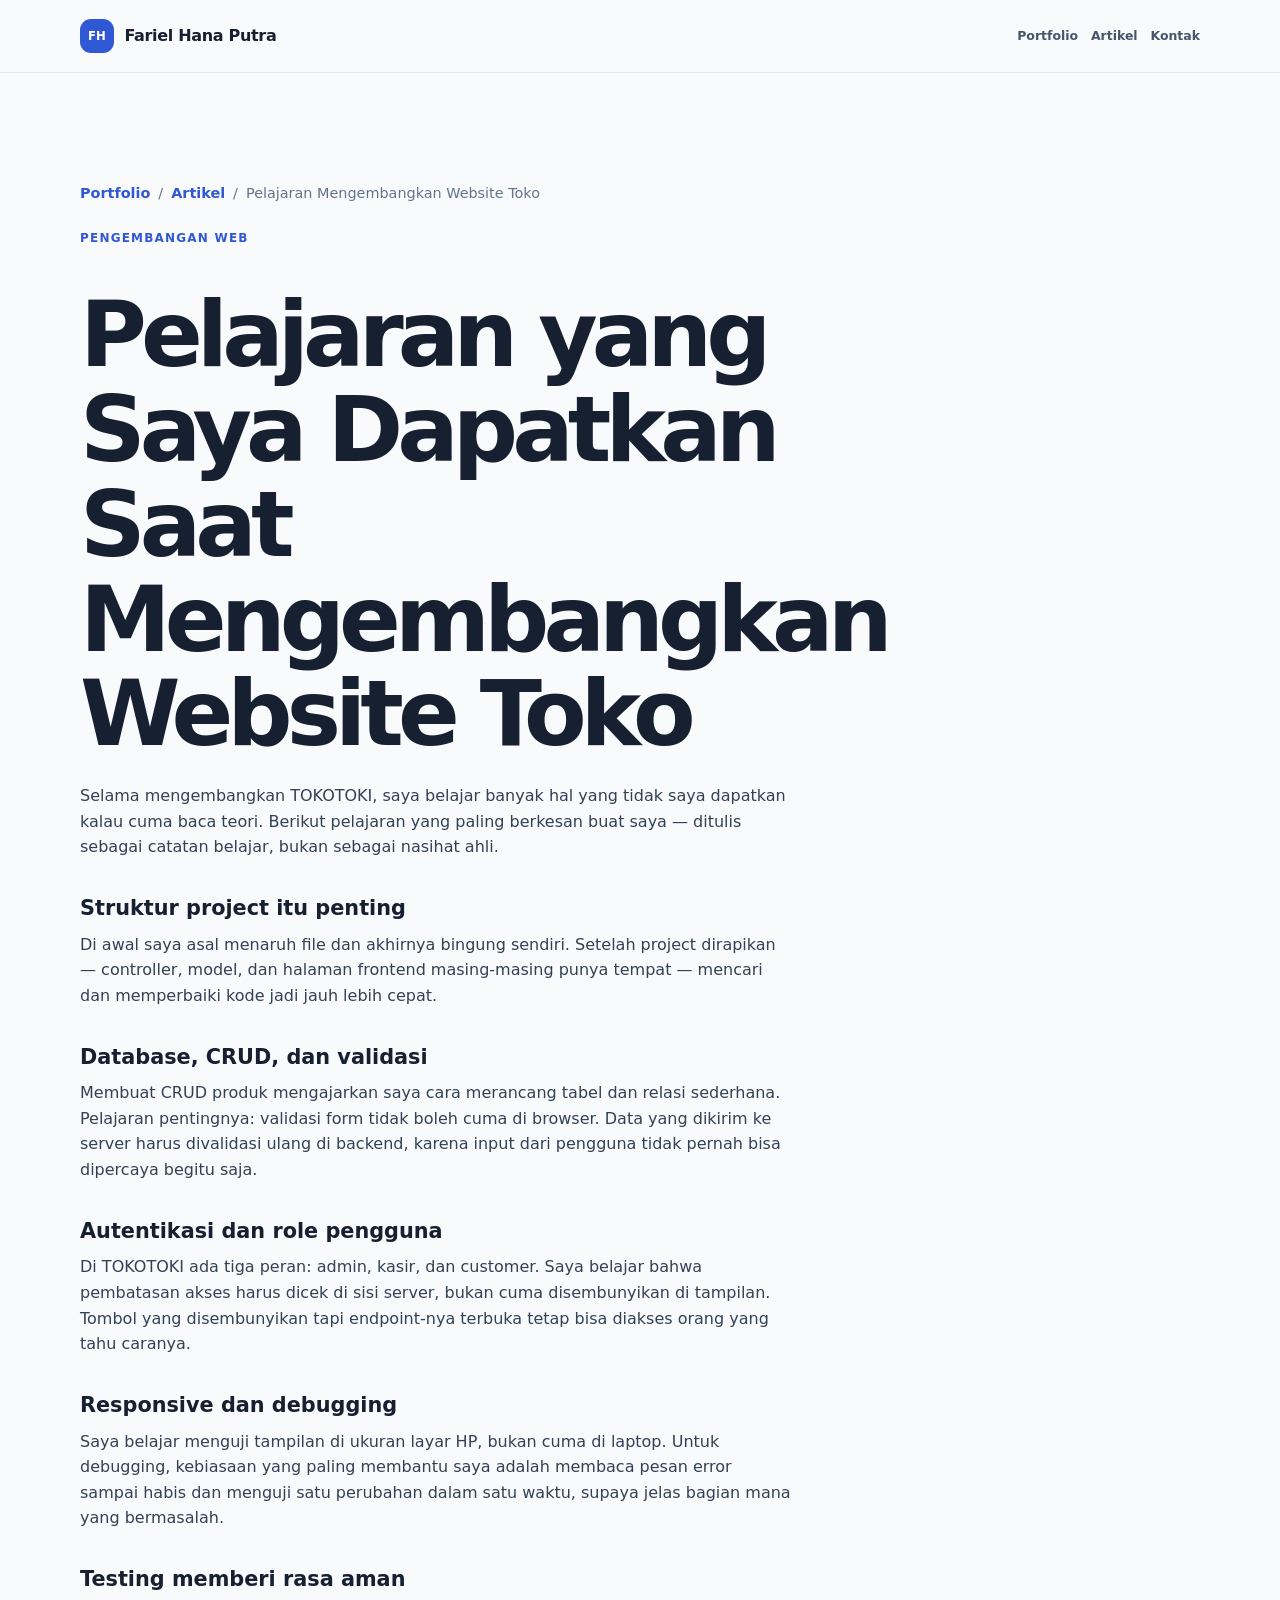
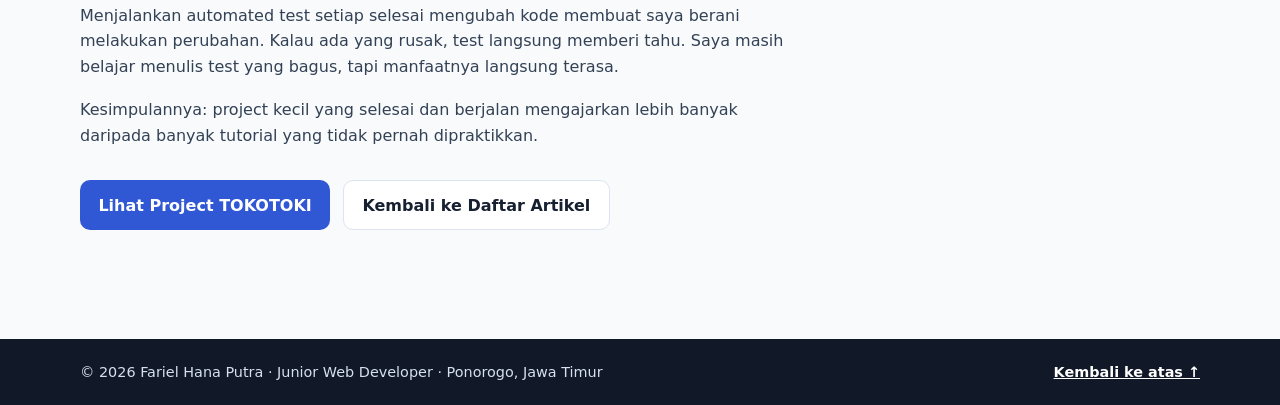
<file: articles/pelajaran-mengembangkan-website-toko.html>
<!doctype html>
<html lang="id">
<head>
  <meta charset="UTF-8">
  <meta name="viewport" content="width=device-width, initial-scale=1.0">
  <meta name="description" content="Pelajaran yang saya dapatkan saat mengembangkan website toko: struktur project, validasi, autentikasi, debugging, dan testing. Catatan Fariel Hana Putra.">
  <title>Pelajaran Mengembangkan Website Toko | Artikel Fariel Hana Putra</title>
  <link rel="icon" href="../favicon.ico" sizes="any">
  <link rel="stylesheet" href="../assets/css/style.css">
  <link rel="stylesheet" href="../assets/css/project.css">
</head>
<body>
  <a class="skip-link" href="#main-content">Lewati ke konten utama</a>
  <header class="site-header" id="top">
    <nav class="nav container" aria-label="Navigasi utama">
      <a class="brand" href="../index.html" aria-label="Kembali ke portfolio Fariel Hana Putra"><span class="brand-mark" aria-hidden="true">FH</span><span>Fariel Hana Putra</span></a>
      <button class="menu-toggle" type="button" aria-label="Buka navigasi" aria-expanded="false" aria-controls="nav-links"><span></span><span></span><span></span></button>
      <div class="nav-links" id="nav-links">
        <a href="../index.html#portfolio">Portfolio</a><a href="../index.html#artikel">Artikel</a><a href="../index.html#kontak">Kontak</a>
      </div>
    </nav>
  </header>

  <main id="main-content">
    <section class="section" id="artikel">
      <div class="container">
        <ol class="breadcrumb" aria-label="Breadcrumb">
          <li><a href="../index.html">Portfolio</a></li>
          <li aria-hidden="true">/</li>
          <li><a href="../index.html#artikel">Artikel</a></li>
          <li aria-hidden="true">/</li>
          <li aria-current="page">Pelajaran Mengembangkan Website Toko</li>
        </ol>
        <div class="article-meta"><span class="tag">PENGEMBANGAN WEB</span></div>
        <h1>Pelajaran yang Saya Dapatkan Saat Mengembangkan Website Toko</h1>
        <div class="article-prose">
          <p>Selama mengembangkan TOKOTOKI, saya belajar banyak hal yang tidak saya dapatkan kalau cuma baca teori. Berikut pelajaran yang paling berkesan buat saya — ditulis sebagai catatan belajar, bukan sebagai nasihat ahli.</p>

          <h3>Struktur project itu penting</h3>
          <p>Di awal saya asal menaruh file dan akhirnya bingung sendiri. Setelah project dirapikan — controller, model, dan halaman frontend masing-masing punya tempat — mencari dan memperbaiki kode jadi jauh lebih cepat.</p>

          <h3>Database, CRUD, dan validasi</h3>
          <p>Membuat CRUD produk mengajarkan saya cara merancang tabel dan relasi sederhana. Pelajaran pentingnya: validasi form tidak boleh cuma di browser. Data yang dikirim ke server harus divalidasi ulang di backend, karena input dari pengguna tidak pernah bisa dipercaya begitu saja.</p>

          <h3>Autentikasi dan role pengguna</h3>
          <p>Di TOKOTOKI ada tiga peran: admin, kasir, dan customer. Saya belajar bahwa pembatasan akses harus dicek di sisi server, bukan cuma disembunyikan di tampilan. Tombol yang disembunyikan tapi endpoint-nya terbuka tetap bisa diakses orang yang tahu caranya.</p>

          <h3>Responsive dan debugging</h3>
          <p>Saya belajar menguji tampilan di ukuran layar HP, bukan cuma di laptop. Untuk debugging, kebiasaan yang paling membantu saya adalah membaca pesan error sampai habis dan menguji satu perubahan dalam satu waktu, supaya jelas bagian mana yang bermasalah.</p>

          <h3>Testing memberi rasa aman</h3>
          <p>Menjalankan automated test setiap selesai mengubah kode membuat saya berani melakukan perubahan. Kalau ada yang rusak, test langsung memberi tahu. Saya masih belajar menulis test yang bagus, tapi manfaatnya langsung terasa.</p>

          <p>Kesimpulannya: project kecil yang selesai dan berjalan mengajarkan lebih banyak daripada banyak tutorial yang tidak pernah dipraktikkan.</p>
        </div>
        <div class="hero-actions">
          <a class="button button-primary" href="../projects/tokotoki.html">Lihat Project TOKOTOKI</a>
          <a class="button button-secondary" href="../index.html#artikel">Kembali ke Daftar Artikel</a>
        </div>
      </div>
    </section>
  </main>

  <footer class="site-footer"><div class="container footer-content"><p>© <span id="year"></span> Fariel Hana Putra · Junior Web Developer · Ponorogo, Jawa Timur</p><a href="#top">Kembali ke atas ↑</a></div></footer>
  <script src="../assets/js/main.js"></script>
</body>
</html>
</file>
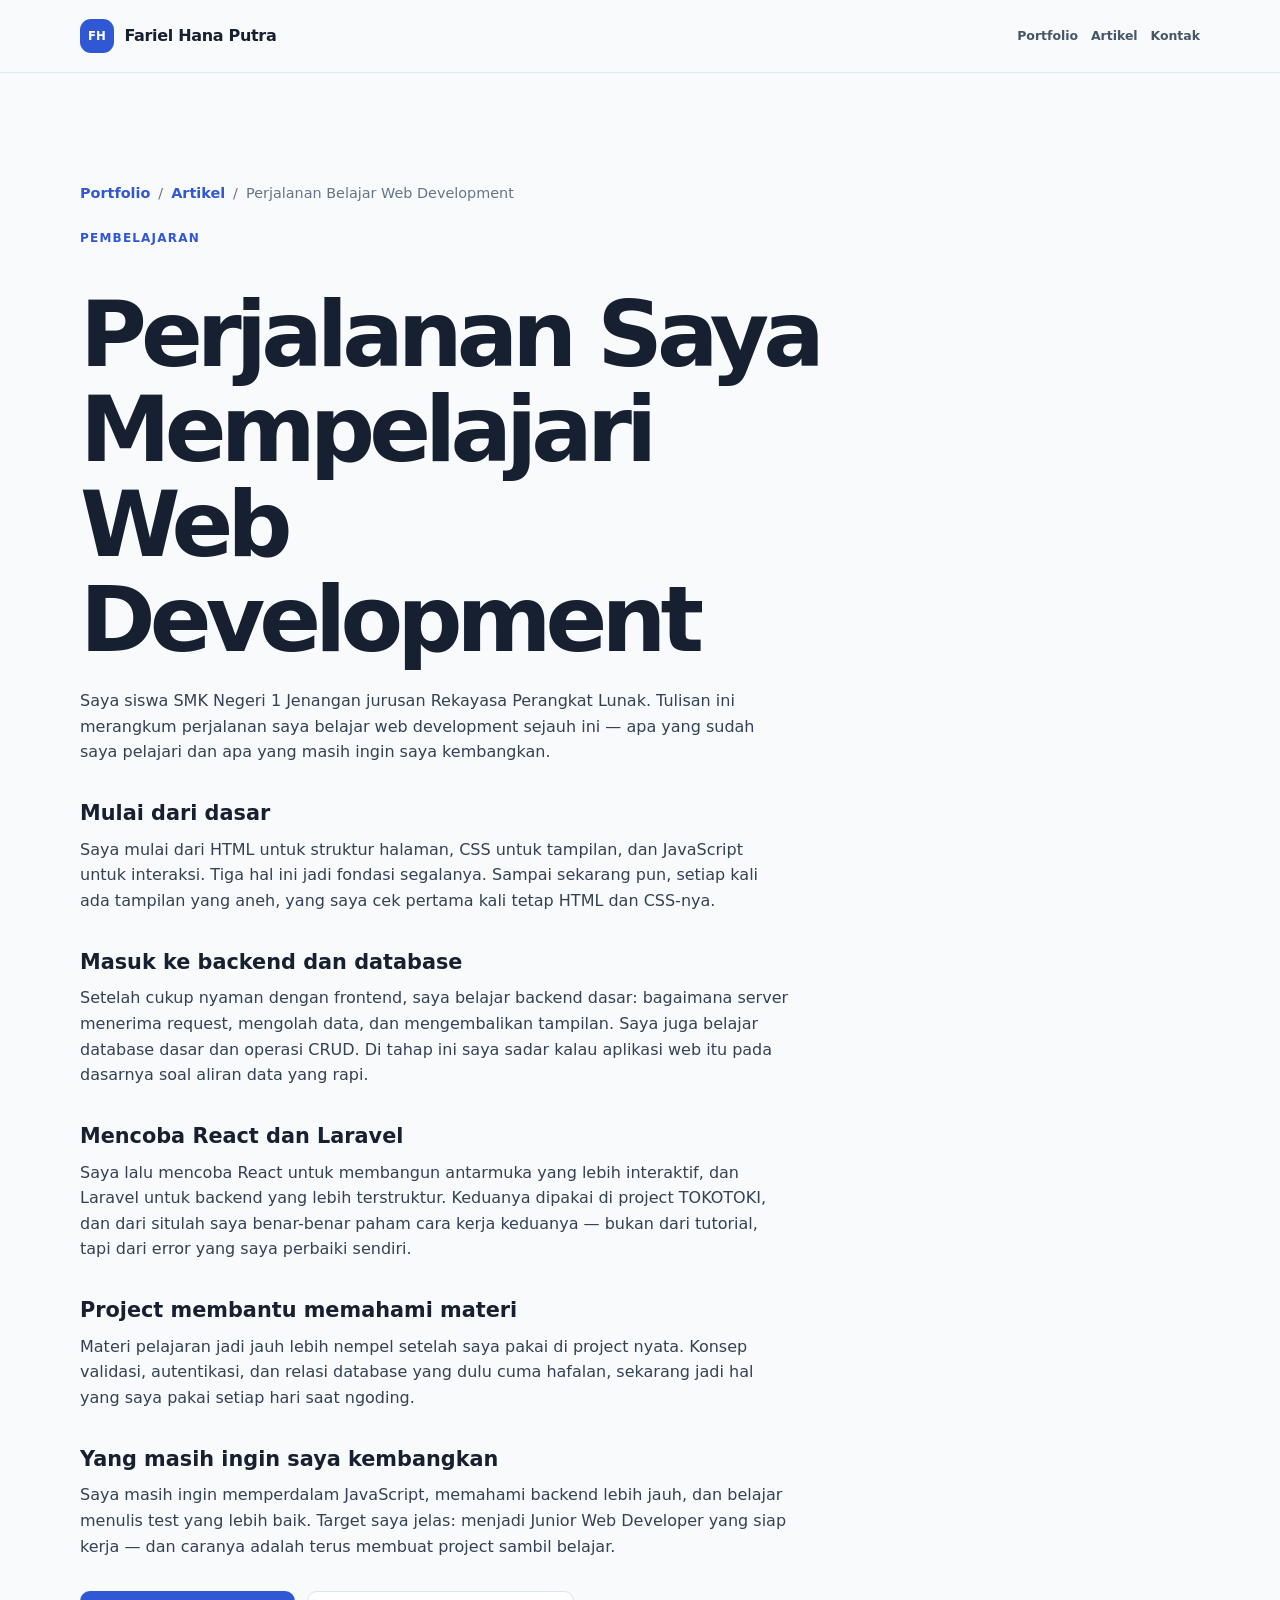
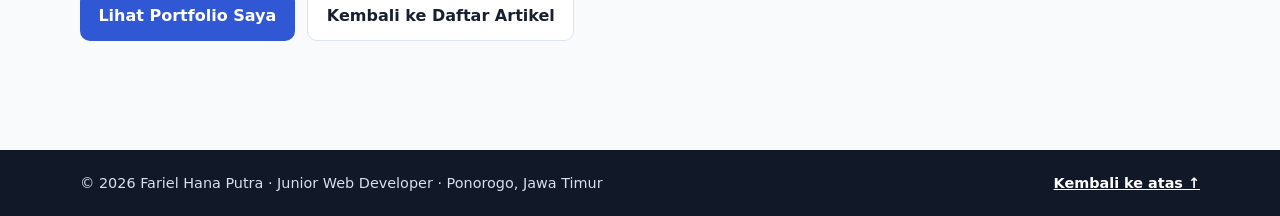
<file: articles/perjalanan-belajar-web-development.html>
<!doctype html>
<html lang="id">
<head>
  <meta charset="UTF-8">
  <meta name="viewport" content="width=device-width, initial-scale=1.0">
  <meta name="description" content="Perjalanan saya sebagai siswa RPL mempelajari web development: dari HTML dan CSS sampai membuat project pertama. Catatan Fariel Hana Putra.">
  <title>Perjalanan Belajar Web Development | Artikel Fariel Hana Putra</title>
  <link rel="icon" href="../favicon.ico" sizes="any">
  <link rel="stylesheet" href="../assets/css/style.css">
  <link rel="stylesheet" href="../assets/css/project.css">
</head>
<body>
  <a class="skip-link" href="#main-content">Lewati ke konten utama</a>
  <header class="site-header" id="top">
    <nav class="nav container" aria-label="Navigasi utama">
      <a class="brand" href="../index.html" aria-label="Kembali ke portfolio Fariel Hana Putra"><span class="brand-mark" aria-hidden="true">FH</span><span>Fariel Hana Putra</span></a>
      <button class="menu-toggle" type="button" aria-label="Buka navigasi" aria-expanded="false" aria-controls="nav-links"><span></span><span></span><span></span></button>
      <div class="nav-links" id="nav-links">
        <a href="../index.html#portfolio">Portfolio</a><a href="../index.html#artikel">Artikel</a><a href="../index.html#kontak">Kontak</a>
      </div>
    </nav>
  </header>

  <main id="main-content">
    <section class="section" id="artikel">
      <div class="container">
        <ol class="breadcrumb" aria-label="Breadcrumb">
          <li><a href="../index.html">Portfolio</a></li>
          <li aria-hidden="true">/</li>
          <li><a href="../index.html#artikel">Artikel</a></li>
          <li aria-hidden="true">/</li>
          <li aria-current="page">Perjalanan Belajar Web Development</li>
        </ol>
        <div class="article-meta"><span class="tag">PEMBELAJARAN</span></div>
        <h1>Perjalanan Saya Mempelajari Web Development</h1>
        <div class="article-prose">
          <p>Saya siswa SMK Negeri 1 Jenangan jurusan Rekayasa Perangkat Lunak. Tulisan ini merangkum perjalanan saya belajar web development sejauh ini — apa yang sudah saya pelajari dan apa yang masih ingin saya kembangkan.</p>

          <h3>Mulai dari dasar</h3>
          <p>Saya mulai dari HTML untuk struktur halaman, CSS untuk tampilan, dan JavaScript untuk interaksi. Tiga hal ini jadi fondasi segalanya. Sampai sekarang pun, setiap kali ada tampilan yang aneh, yang saya cek pertama kali tetap HTML dan CSS-nya.</p>

          <h3>Masuk ke backend dan database</h3>
          <p>Setelah cukup nyaman dengan frontend, saya belajar backend dasar: bagaimana server menerima request, mengolah data, dan mengembalikan tampilan. Saya juga belajar database dasar dan operasi CRUD. Di tahap ini saya sadar kalau aplikasi web itu pada dasarnya soal aliran data yang rapi.</p>

          <h3>Mencoba React dan Laravel</h3>
          <p>Saya lalu mencoba React untuk membangun antarmuka yang lebih interaktif, dan Laravel untuk backend yang lebih terstruktur. Keduanya dipakai di project TOKOTOKI, dan dari situlah saya benar-benar paham cara kerja keduanya — bukan dari tutorial, tapi dari error yang saya perbaiki sendiri.</p>

          <h3>Project membantu memahami materi</h3>
          <p>Materi pelajaran jadi jauh lebih nempel setelah saya pakai di project nyata. Konsep validasi, autentikasi, dan relasi database yang dulu cuma hafalan, sekarang jadi hal yang saya pakai setiap hari saat ngoding.</p>

          <h3>Yang masih ingin saya kembangkan</h3>
          <p>Saya masih ingin memperdalam JavaScript, memahami backend lebih jauh, dan belajar menulis test yang lebih baik. Target saya jelas: menjadi Junior Web Developer yang siap kerja — dan caranya adalah terus membuat project sambil belajar.</p>
        </div>
        <div class="hero-actions">
          <a class="button button-primary" href="../index.html#portfolio">Lihat Portfolio Saya</a>
          <a class="button button-secondary" href="../index.html#artikel">Kembali ke Daftar Artikel</a>
        </div>
      </div>
    </section>
  </main>

  <footer class="site-footer"><div class="container footer-content"><p>© <span id="year"></span> Fariel Hana Putra · Junior Web Developer · Ponorogo, Jawa Timur</p><a href="#top">Kembali ke atas ↑</a></div></footer>
  <script src="../assets/js/main.js"></script>
</body>
</html>
</file>
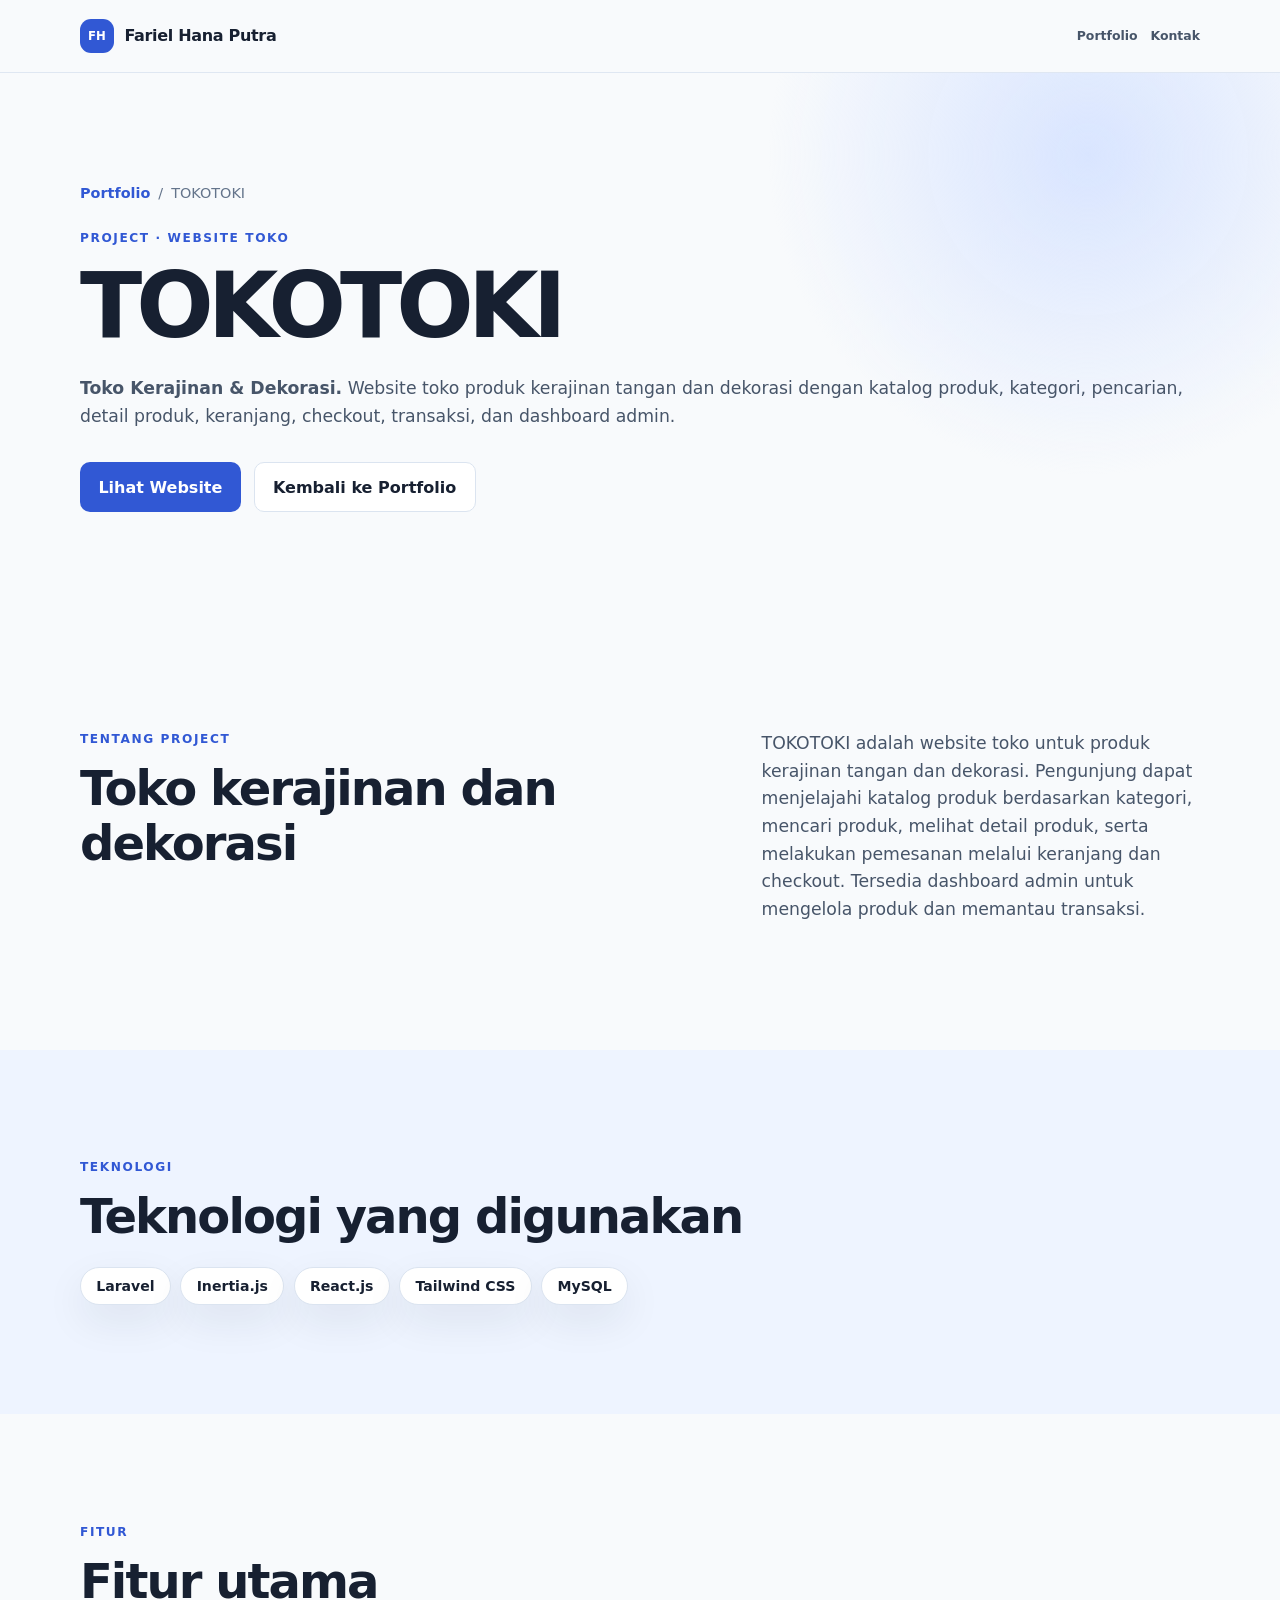
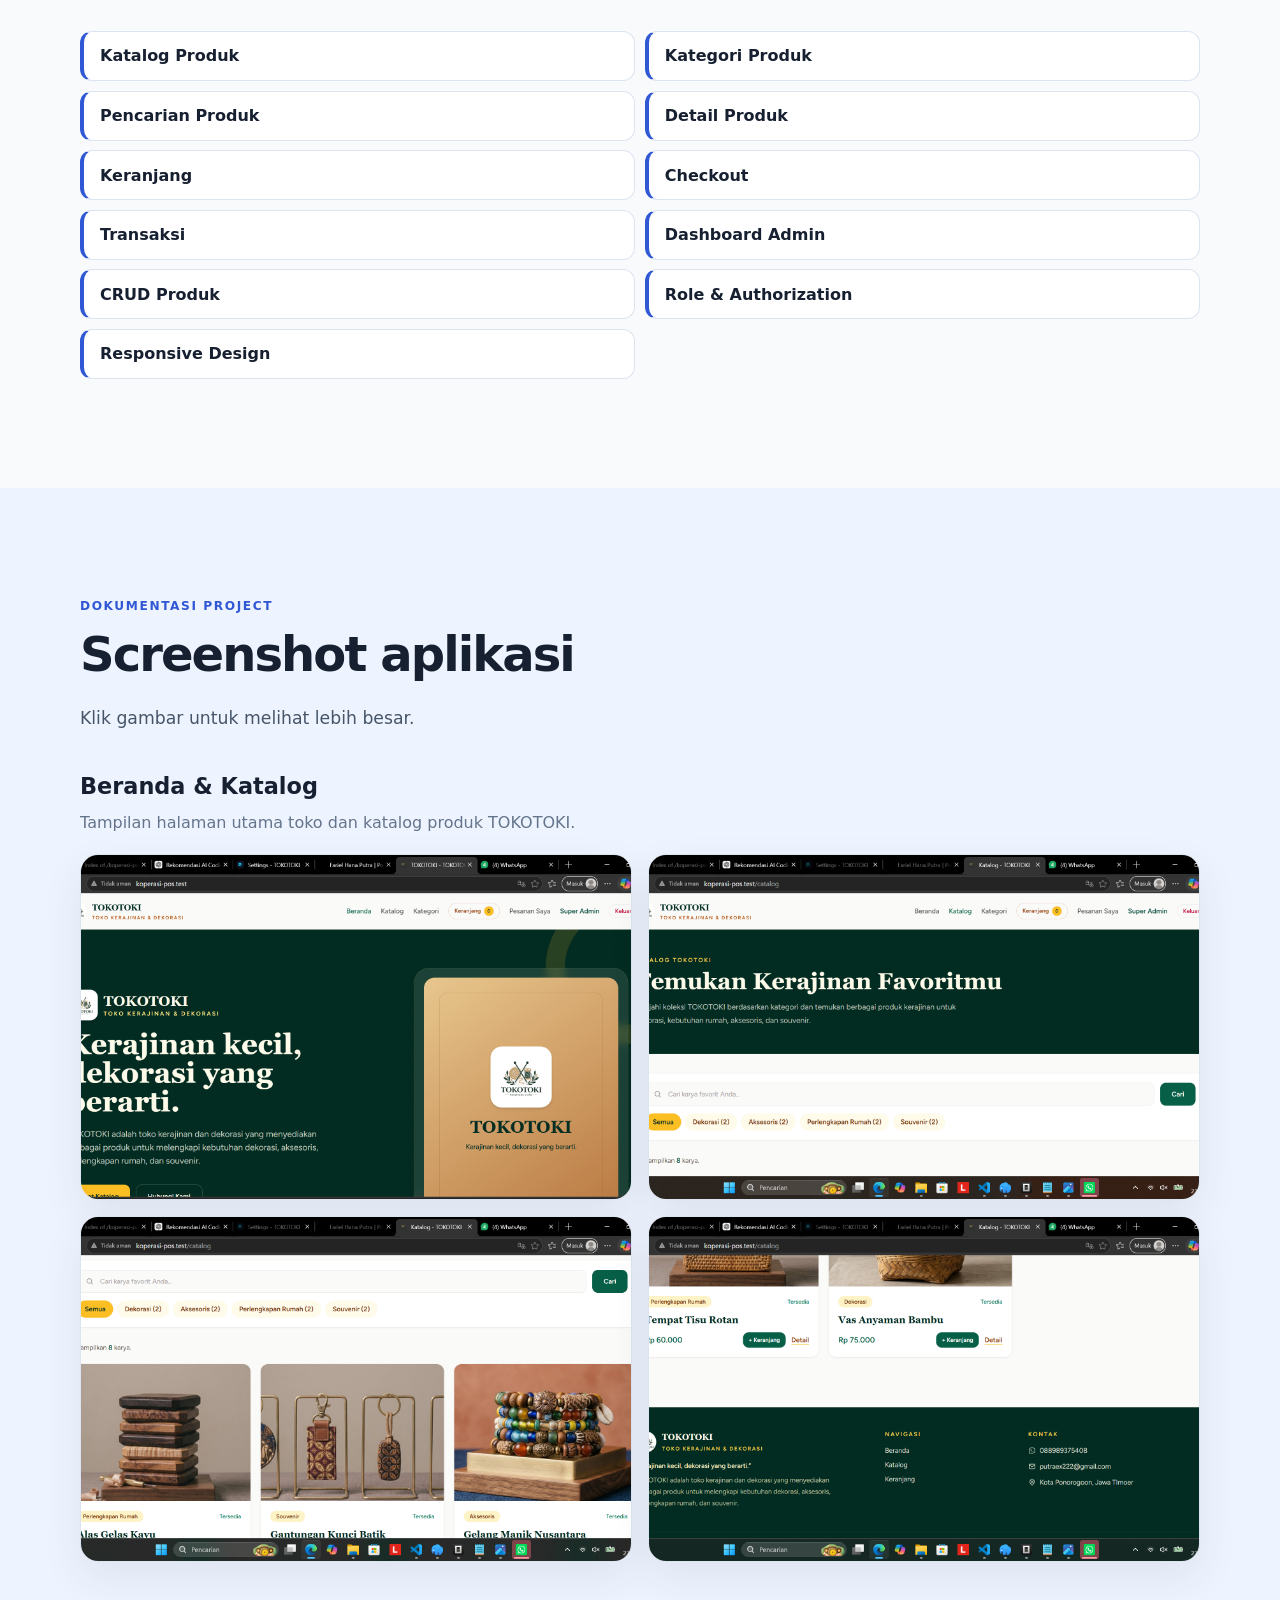
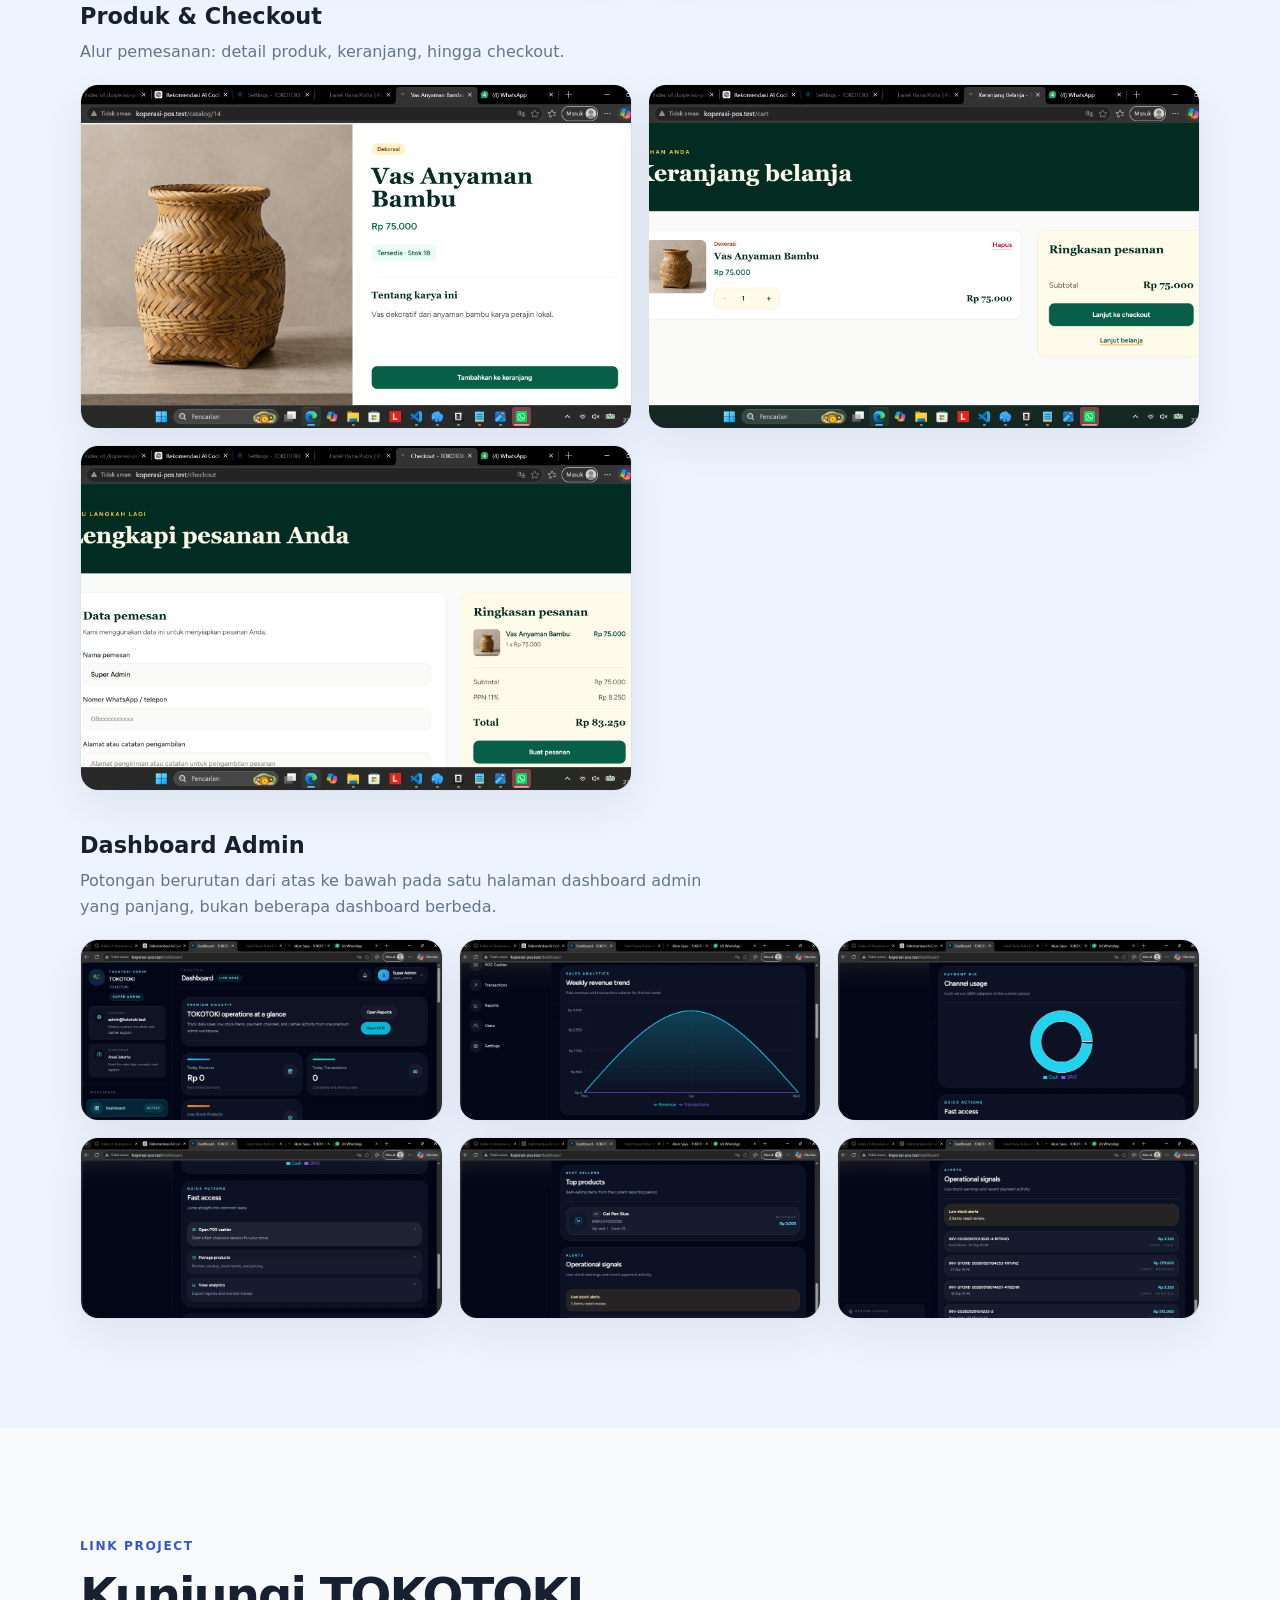
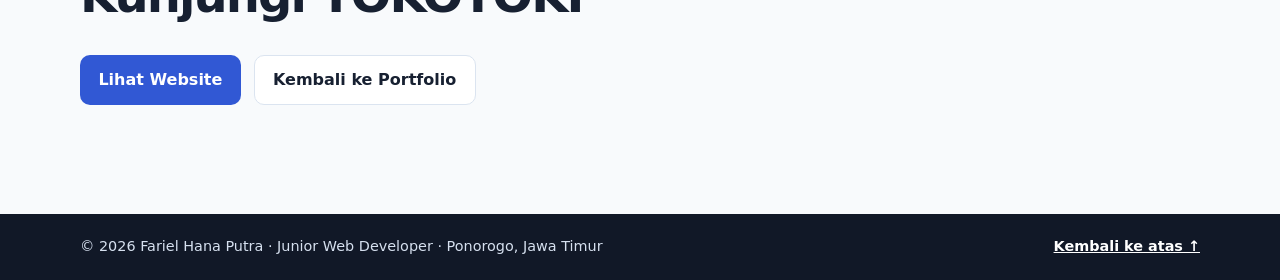
<file: projects/tokotoki.html>
<!doctype html>
<html lang="id">
<head>
  <meta charset="UTF-8">
  <meta name="viewport" content="width=device-width, initial-scale=1.0">
  <meta name="description" content="Dokumentasi project TOKOTOKI, website toko kerajinan dan dekorasi karya Fariel Hana Putra.">
  <title>TOKOTOKI | Project Fariel Hana Putra</title>
  <link rel="icon" href="../favicon.ico" sizes="any">
  <link rel="stylesheet" href="../assets/css/style.css">
  <link rel="stylesheet" href="../assets/css/project.css">
</head>
<body>
  <a class="skip-link" href="#main-content">Lewati ke konten utama</a>
  <header class="site-header" id="top">
    <nav class="nav container" aria-label="Navigasi utama">
      <a class="brand" href="../index.html" aria-label="Kembali ke portfolio Fariel Hana Putra"><span class="brand-mark" aria-hidden="true">FH</span><span>Fariel Hana Putra</span></a>
      <button class="menu-toggle" type="button" aria-label="Buka navigasi" aria-expanded="false" aria-controls="nav-links"><span></span><span></span><span></span></button>
      <div class="nav-links" id="nav-links">
        <a href="../index.html#portfolio">Portfolio</a><a href="../index.html#kontak">Kontak</a>
      </div>
    </nav>
  </header>

  <main id="main-content">
    <section class="hero section" id="beranda">
      <div class="container">
        <ol class="breadcrumb" aria-label="Breadcrumb">
          <li><a href="../index.html">Portfolio</a></li>
          <li aria-hidden="true">/</li>
          <li aria-current="page">TOKOTOKI</li>
        </ol>
        <p class="eyebrow">PROJECT · WEBSITE TOKO</p>
        <h1>TOKOTOKI</h1>
        <p class="hero-text"><strong>Toko Kerajinan &amp; Dekorasi.</strong> Website toko produk kerajinan tangan dan dekorasi dengan katalog produk, kategori, pencarian, detail produk, keranjang, checkout, transaksi, dan dashboard admin.</p>
        <div class="hero-actions">
          <a class="button button-primary" href="https://tokotoki-production.up.railway.app" target="_blank" rel="noopener noreferrer">Lihat Website</a>
          <a class="button button-secondary" href="../index.html">Kembali ke Portfolio</a>
        </div>
      </div>
    </section>

    <section class="section" id="tentang-project">
      <div class="container split-section">
        <div><p class="eyebrow">TENTANG PROJECT</p><h2>Toko kerajinan dan dekorasi</h2></div>
        <div><p class="large-copy">TOKOTOKI adalah website toko untuk produk kerajinan tangan dan dekorasi. Pengunjung dapat menjelajahi katalog produk berdasarkan kategori, mencari produk, melihat detail produk, serta melakukan pemesanan melalui keranjang dan checkout. Tersedia dashboard admin untuk mengelola produk dan memantau transaksi.</p></div>
      </div>
    </section>

    <section class="section section-tint" id="teknologi">
      <div class="container">
        <p class="eyebrow">TEKNOLOGI</p>
        <h2>Teknologi yang digunakan</h2>
        <ul class="tech-list">
          <li>Laravel</li>
          <li>Inertia.js</li>
          <li>React.js</li>
          <li>Tailwind CSS</li>
          <li>MySQL</li>
        </ul>
      </div>
    </section>

    <section class="section" id="fitur">
      <div class="container">
        <p class="eyebrow">FITUR</p>
        <h2>Fitur utama</h2>
        <ul class="feature-list">
          <li>Katalog Produk</li>
          <li>Kategori Produk</li>
          <li>Pencarian Produk</li>
          <li>Detail Produk</li>
          <li>Keranjang</li>
          <li>Checkout</li>
          <li>Transaksi</li>
          <li>Dashboard Admin</li>
          <li>CRUD Produk</li>
          <li>Role &amp; Authorization</li>
          <li>Responsive Design</li>
        </ul>
      </div>
    </section>

    <section class="section section-tint" id="dokumentasi">
      <div class="container">
        <p class="eyebrow">DOKUMENTASI PROJECT</p>
        <h2>Screenshot aplikasi</h2>
        <p class="large-copy">Klik gambar untuk melihat lebih besar.</p>

        <div class="doc-group" id="dokumentasi-beranda">
          <h3>Beranda &amp; Katalog</h3>
          <p>Tampilan halaman utama toko dan katalog produk TOKOTOKI.</p>
          <div class="gallery">
            <figure><button type="button" data-lightbox-src="../assets/images/projects/beranda%20toko.png" data-lightbox-alt="Screenshot beranda toko TOKOTOKI" data-lightbox-caption="Beranda toko TOKOTOKI" aria-label="Perbesar screenshot beranda toko TOKOTOKI"><img src="../assets/images/projects/beranda%20toko.png" alt="Screenshot beranda toko TOKOTOKI" loading="lazy"></button></figure>
            <figure><button type="button" data-lightbox-src="../assets/images/projects/top%20%20katalog.png" data-lightbox-alt="Screenshot katalog produk TOKOTOKI bagian atas" data-lightbox-caption="Katalog produk TOKOTOKI (atas)" aria-label="Perbesar screenshot katalog produk TOKOTOKI bagian atas"><img src="../assets/images/projects/top%20%20katalog.png" alt="Screenshot katalog produk TOKOTOKI bagian atas" loading="lazy"></button></figure>
            <figure><button type="button" data-lightbox-src="../assets/images/projects/mid%20katalog.png" data-lightbox-alt="Screenshot katalog produk TOKOTOKI bagian tengah" data-lightbox-caption="Katalog produk TOKOTOKI (tengah)" aria-label="Perbesar screenshot katalog produk TOKOTOKI bagian tengah"><img src="../assets/images/projects/mid%20katalog.png" alt="Screenshot katalog produk TOKOTOKI bagian tengah" loading="lazy"></button></figure>
            <figure><button type="button" data-lightbox-src="../assets/images/projects/bottom%20katalog.png" data-lightbox-alt="Screenshot katalog produk TOKOTOKI bagian bawah" data-lightbox-caption="Katalog produk TOKOTOKI (bawah)" aria-label="Perbesar screenshot katalog produk TOKOTOKI bagian bawah"><img src="../assets/images/projects/bottom%20katalog.png" alt="Screenshot katalog produk TOKOTOKI bagian bawah" loading="lazy"></button></figure>
          </div>
        </div>

        <div class="doc-group" id="dokumentasi-produk">
          <h3>Produk &amp; Checkout</h3>
          <p>Alur pemesanan: detail produk, keranjang, hingga checkout.</p>
          <div class="gallery">
            <figure><button type="button" data-lightbox-src="../assets/images/projects/detail%20produk.png" data-lightbox-alt="Screenshot detail produk TOKOTOKI" data-lightbox-caption="Detail produk TOKOTOKI" aria-label="Perbesar screenshot detail produk TOKOTOKI"><img src="../assets/images/projects/detail%20produk.png" alt="Screenshot detail produk TOKOTOKI" loading="lazy"></button></figure>
            <figure><button type="button" data-lightbox-src="../assets/images/projects/keranjang.png" data-lightbox-alt="Screenshot keranjang belanja TOKOTOKI" data-lightbox-caption="Keranjang belanja TOKOTOKI" aria-label="Perbesar screenshot keranjang belanja TOKOTOKI"><img src="../assets/images/projects/keranjang.png" alt="Screenshot keranjang belanja TOKOTOKI" loading="lazy"></button></figure>
            <figure><button type="button" data-lightbox-src="../assets/images/projects/chekout.png" data-lightbox-alt="Screenshot checkout TOKOTOKI" data-lightbox-caption="Checkout TOKOTOKI" aria-label="Perbesar screenshot checkout TOKOTOKI"><img src="../assets/images/projects/chekout.png" alt="Screenshot checkout TOKOTOKI" loading="lazy"></button></figure>
          </div>
        </div>

        <div class="doc-group" id="dokumentasi-dashboard">
          <h3>Dashboard Admin</h3>
          <p>Potongan berurutan dari atas ke bawah pada satu halaman dashboard admin yang panjang, bukan beberapa dashboard berbeda.</p>
          <div class="gallery dashboard-strip">
            <figure><button type="button" data-lightbox-src="../assets/images/projects/dashboard%20top.png" data-lightbox-alt="Screenshot dashboard admin TOKOTOKI bagian atas" data-lightbox-caption="Dashboard admin TOKOTOKI (atas)" aria-label="Perbesar screenshot dashboard admin TOKOTOKI bagian atas"><img src="../assets/images/projects/dashboard%20top.png" alt="Screenshot dashboard admin TOKOTOKI bagian atas" loading="lazy"></button></figure>
            <figure><button type="button" data-lightbox-src="../assets/images/projects/dashboard%20mid.png" data-lightbox-alt="Screenshot dashboard admin TOKOTOKI bagian tengah" data-lightbox-caption="Dashboard admin TOKOTOKI (tengah)" aria-label="Perbesar screenshot dashboard admin TOKOTOKI bagian tengah"><img src="../assets/images/projects/dashboard%20mid.png" alt="Screenshot dashboard admin TOKOTOKI bagian tengah" loading="lazy"></button></figure>
            <figure><button type="button" data-lightbox-src="../assets/images/projects/dashboard%20mid%202.png" data-lightbox-alt="Screenshot dashboard admin TOKOTOKI bagian tengah 2" data-lightbox-caption="Dashboard admin TOKOTOKI (tengah 2)" aria-label="Perbesar screenshot dashboard admin TOKOTOKI bagian tengah 2"><img src="../assets/images/projects/dashboard%20mid%202.png" alt="Screenshot dashboard admin TOKOTOKI bagian tengah 2" loading="lazy"></button></figure>
            <figure><button type="button" data-lightbox-src="../assets/images/projects/dashboard%20mid%203.png" data-lightbox-alt="Screenshot dashboard admin TOKOTOKI bagian tengah 3" data-lightbox-caption="Dashboard admin TOKOTOKI (tengah 3)" aria-label="Perbesar screenshot dashboard admin TOKOTOKI bagian tengah 3"><img src="../assets/images/projects/dashboard%20mid%203.png" alt="Screenshot dashboard admin TOKOTOKI bagian tengah 3" loading="lazy"></button></figure>
            <figure><button type="button" data-lightbox-src="../assets/images/projects/dashboard%20mid%204.png" data-lightbox-alt="Screenshot dashboard admin TOKOTOKI bagian tengah 4" data-lightbox-caption="Dashboard admin TOKOTOKI (tengah 4)" aria-label="Perbesar screenshot dashboard admin TOKOTOKI bagian tengah 4"><img src="../assets/images/projects/dashboard%20mid%204.png" alt="Screenshot dashboard admin TOKOTOKI bagian tengah 4" loading="lazy"></button></figure>
            <figure><button type="button" data-lightbox-src="../assets/images/projects/dashboard%20bottom.png" data-lightbox-alt="Screenshot dashboard admin TOKOTOKI bagian bawah" data-lightbox-caption="Dashboard admin TOKOTOKI (bawah)" aria-label="Perbesar screenshot dashboard admin TOKOTOKI bagian bawah"><img src="../assets/images/projects/dashboard%20bottom.png" alt="Screenshot dashboard admin TOKOTOKI bagian bawah" loading="lazy"></button></figure>
          </div>
        </div>
      </div>
    </section>

    <section class="section" id="link-project">
      <div class="container">
        <p class="eyebrow">LINK PROJECT</p>
        <h2>Kunjungi TOKOTOKI</h2>
        <div class="hero-actions">
          <a class="button button-primary" href="https://tokotoki-production.up.railway.app" target="_blank" rel="noopener noreferrer">Lihat Website</a>
          <a class="button button-secondary" href="../index.html">Kembali ke Portfolio</a>
        </div>
      </div>
    </section>
  </main>

  <div class="lightbox" data-lightbox role="dialog" aria-modal="true" aria-label="Pratinjau gambar">
    <button class="lightbox-close" type="button" data-lightbox-close aria-label="Tutup pratinjau gambar">✕</button>
    <figure><img data-lightbox-img alt=""><figcaption data-lightbox-caption></figcaption></figure>
  </div>

  <footer class="site-footer"><div class="container footer-content"><p>© <span id="year"></span> Fariel Hana Putra · Junior Web Developer · Ponorogo, Jawa Timur</p><a href="#top">Kembali ke atas ↑</a></div></footer>
  <script src="../assets/js/main.js"></script>
  <script src="../assets/js/project.js"></script>
</body>
</html>
</file>
<file: assets/css/style.css>
:root { --ink:#172031; --muted:#64748b; --paper:#f8fafc; --tint:#eef4ff; --accent:#3158d4; --accent-dark:#2444aa; --line:#dbe4f0; --radius:18px; --shadow:0 16px 40px rgba(23,32,49,.08); }
* { box-sizing:border-box; } html { scroll-behavior:smooth; } body { margin:0; min-width:320px; overflow-x:hidden; color:var(--ink); background:var(--paper); font-family:Inter,ui-sans-serif,system-ui,-apple-system,BlinkMacSystemFont,"Segoe UI",sans-serif; line-height:1.6; } a { color:inherit; } .container { width:min(1120px,calc(100% - 2rem)); margin:auto; } .skip-link { position:absolute; left:1rem; top:-4rem; z-index:100; padding:.65rem 1rem; color:#fff; background:var(--accent); border-radius:8px; } .skip-link:focus { top:1rem; }
.site-header { position:sticky; z-index:20; top:0; border-bottom:1px solid rgba(219,228,240,.85); background:rgba(248,250,252,.9); backdrop-filter:blur(12px); } .nav { min-height:72px; display:flex; align-items:center; justify-content:space-between; gap:1rem; } .brand { display:inline-flex; align-items:center; gap:.65rem; font-weight:800; text-decoration:none; letter-spacing:-.02em; white-space:nowrap; } .brand-mark { display:grid; width:34px; height:34px; place-items:center; color:#fff; background:var(--accent); border-radius:11px; font-size:.73rem; letter-spacing:.02em; } .nav-links { display:flex; align-items:center; gap:.8rem; } .nav-links a { color:#475569; font-size:.78rem; font-weight:700; text-decoration:none; } .nav-links a:hover,.nav-links a.active { color:var(--accent); } .menu-toggle { display:none; border:0; background:transparent; padding:.5rem; cursor:pointer; } .menu-toggle span { display:block; width:24px; height:2px; margin:5px; background:var(--ink); border-radius:2px; }
.section { padding:5.5rem 0; } .section-tint { background:var(--tint); } .hero { padding:6.5rem 0 5.5rem; background:radial-gradient(circle at 85% 15%,#d9e5ff 0,transparent 27%),var(--paper); } .hero-grid,.contact-grid { display:grid; gap:3rem; align-items:center; } .hero-copy { max-width:680px; } .eyebrow { margin:0 0 .7rem; color:var(--accent); font-size:.76rem; font-weight:800; letter-spacing:.13em; } h1,h2,h3,p { margin-top:0; } h1 { max-width:760px; margin-bottom:1.3rem; font-size:clamp(2.6rem,8vw,5.7rem); line-height:1.04; letter-spacing:-.065em; } h2 { margin-bottom:1.4rem; font-size:clamp(1.9rem,4vw,3rem); line-height:1.15; letter-spacing:-.04em; } h3 { margin-bottom:.5rem; font-size:1.15rem; line-height:1.3; } .hero-text,.large-copy { color:#475569; font-size:1.08rem; } .hero-actions { display:flex; flex-wrap:wrap; gap:.8rem; margin-top:2rem; } .button { display:inline-flex; min-height:46px; align-items:center; justify-content:center; padding:.7rem 1.15rem; border-radius:10px; font-weight:800; text-decoration:none; transition:transform .2s,background .2s; } .button:hover { transform:translateY(-2px); } .button-primary { color:#fff; background:var(--accent); } .button-primary:hover { background:var(--accent-dark); } .button-secondary { border:1px solid var(--line); background:#fff; } .profile-placeholder,.project-placeholder { display:grid; min-height:280px; place-items:center; align-content:center; gap:.35rem; border:1px dashed #9db1d6; border-radius:var(--radius); color:#63728e; background:linear-gradient(135deg,#dfeaff,#f7faff); font-weight:800; } .profile-placeholder small { font-weight:500; }
.split-section { display:grid; gap:1.5rem; } .info-card,.empty-card,.card,.contact-card { border:1px solid var(--line); border-radius:var(--radius); background:#fff; box-shadow:var(--shadow); } .info-card,.empty-card,.contact-card { padding:1.4rem; } .muted,.card p,.empty-card p { color:var(--muted); } .timeline { margin:2rem 0 0; padding:0 0 0 1.5rem; list-style:none; border-left:2px solid #c4d3ef; } .timeline li { position:relative; padding:0 0 0 1.6rem; } .timeline-dot { position:absolute; left:-.59rem; top:.3rem; width:1rem; height:1rem; border:3px solid var(--tint); border-radius:50%; background:var(--accent); } .timeline-label { margin-bottom:.2rem; color:var(--accent); font-weight:800; } .card-grid { display:grid; gap:1rem; } .card { padding:1.35rem; } .card-number,.tag { display:inline-block; margin-bottom:1rem; color:var(--accent); font-size:.75rem; font-weight:800; letter-spacing:.1em; } .asset-card > span { display:grid; min-height:130px; margin-bottom:1.1rem; place-items:center; border:1px dashed #a9b9d3; border-radius:12px; color:#63728e; background:#f7faff; font-weight:700; }
.project-card { display:grid; overflow:hidden; border:1px solid var(--line); border-radius:var(--radius); background:#fff; box-shadow:var(--shadow); } .project-placeholder { min-height:230px; border:0; border-radius:0; } .project-copy { padding:1.6rem; } .project-copy p { color:var(--muted); } .text-link { color:var(--accent); font-weight:800; text-decoration-thickness:2px; text-underline-offset:4px; } .contact-section { background:var(--ink); color:#fff; } .contact-section .eyebrow { color:#a9c0ff; } .contact-section .large-copy { color:#c9d4e6; } .contact-card { color:var(--ink); } .contact-card p { display:grid; gap:.25rem; padding:.85rem 0; margin:0; border-bottom:1px solid var(--line); } .contact-card p:last-child { border-bottom:0; } .contact-card span { color:var(--muted); } .site-footer { padding:1.35rem 0; color:#d6e0ef; background:#111827; } .footer-content { display:flex; align-items:center; justify-content:space-between; gap:1rem; font-size:.9rem; } .footer-content p { margin:0; } .footer-content a { color:#fff; font-weight:700; }
:focus-visible { outline:3px solid #f0a620; outline-offset:3px; } img { max-width:100%; height:auto; display:block; } .profile-photo { width:100%; max-width:420px; border-radius:var(--radius); box-shadow:var(--shadow); object-fit:cover; aspect-ratio:1/1; } .shot-grid { display:grid; gap:1rem; margin-top:1.5rem; } .shot { margin:0; overflow:hidden; border:1px solid var(--line); border-radius:var(--radius); background:#fff; box-shadow:var(--shadow); } .shot-placeholder { display:grid; min-height:170px; place-items:center; align-content:center; gap:.35rem; color:#63728e; background:linear-gradient(135deg,#dfeaff,#f7faff); font-weight:800; text-align:center; padding:1rem; } .shot-placeholder small { font-weight:500; font-size:.72rem; word-break:break-all; } .shot-img { width:100%; aspect-ratio:16/10; object-fit:cover; } .shot figcaption { padding:.7rem 1rem; font-size:.82rem; font-weight:700; color:var(--muted); } .asset-placeholder { display:grid; min-height:130px; margin-bottom:1.1rem; place-items:center; align-content:center; gap:.3rem; border:1px dashed #a9b9d3; border-radius:12px; color:#63728e; background:#f7faff; font-weight:700; text-align:center; padding:.8rem; } .asset-placeholder small { font-weight:500; font-size:.7rem; word-break:break-all; } .asset-card .shot-img { border-radius:12px; margin-bottom:1.1rem; } .activity-grid { margin-top:1rem; } @media (min-width:640px) { .shot-grid { grid-template-columns:repeat(2,1fr); } } @media (min-width:640px) { .container { width:min(1120px,calc(100% - 3rem)); } .card-grid { grid-template-columns:repeat(2,1fr); } .hero-grid,.contact-grid,.split-section { grid-template-columns:1.2fr .8fr; } .project-card { grid-template-columns:.9fr 1.1fr; } } @media (min-width:1024px) { .section { padding:6.8rem 0; } .skill-grid,.article-grid { grid-template-columns:repeat(3,1fr); } } @media (max-width:767px) { .menu-toggle { display:block; } .nav-links { position:absolute; top:72px; left:0; right:0; display:none; flex-direction:column; align-items:stretch; gap:0; padding:.7rem 1rem 1rem; border-bottom:1px solid var(--line); background:var(--paper); } .nav-links.open { display:flex; } .nav-links a { padding:.8rem; border-radius:8px; } .nav-links a:hover { background:var(--tint); } } @media (max-width:420px) { .hero-actions .button { width:100%; } .footer-content { align-items:flex-start; flex-direction:column; } }
.skill-list { margin:.2rem 0 0; padding-left:1.15rem; color:var(--muted); font-size:.95rem; } .skill-list li { margin:.28rem 0; } .timeline li + li { margin-top:1.4rem; } .contact-card a { color:var(--accent); font-weight:700; overflow-wrap:anywhere; } .contact-card span { overflow-wrap:anywhere; }
</file>
<file: assets/css/project.css>
/* TOKOTOKI showcase — melengkapi style.css, tidak menimpanya. */
.slideshow { position:relative; overflow:hidden; min-height:230px; background:#0f1b2d; }
.slideshow-track { display:flex; height:100%; transition:transform .5s ease; }
.slide { flex:0 0 100%; min-width:0; margin:0; }
.slide img { width:100%; height:100%; min-height:230px; max-height:320px; object-fit:cover; object-position:top; }
.slide-nav { position:absolute; top:50%; transform:translateY(-50%); width:40px; height:40px; border:0; border-radius:50%; background:rgba(255,255,255,.92); color:var(--ink); font-size:1.1rem; font-weight:800; cursor:pointer; box-shadow:var(--shadow); }
.slide-prev { left:.7rem; } .slide-next { right:.7rem; }
.slide-nav:hover { background:#fff; }
.slide-dots { position:absolute; left:0; right:0; bottom:.7rem; display:flex; justify-content:center; gap:.45rem; margin:0; padding:0; list-style:none; }
.slide-dots button { width:10px; height:10px; padding:0; border:0; border-radius:50%; background:rgba(255,255,255,.55); cursor:pointer; }
.slide-dots button[aria-current="true"] { background:#fff; transform:scale(1.25); }
.project-actions { display:flex; flex-wrap:wrap; gap:.8rem; margin-top:1.2rem; }
.doc-preview { display:grid; gap:1rem; margin-top:1.5rem; }
.doc-preview a { display:block; overflow:hidden; border:1px solid var(--line); border-radius:var(--radius); background:#fff; box-shadow:var(--shadow); text-decoration:none; }
.doc-preview img { width:100%; aspect-ratio:16/10; object-fit:cover; object-position:top; }
.doc-preview span { display:block; padding:.7rem 1rem; font-size:.85rem; font-weight:700; color:var(--muted); }
.breadcrumb { display:flex; flex-wrap:wrap; gap:.5rem; align-items:center; margin:0 0 1.5rem; padding:0; list-style:none; font-size:.9rem; color:var(--muted); }
.breadcrumb a { color:var(--accent); font-weight:700; text-decoration:none; }
.tech-list,.feature-list { display:flex; flex-wrap:wrap; gap:.6rem; margin:1rem 0 0; padding:0; list-style:none; }
.tech-list li { padding:.45rem .95rem; border:1px solid var(--line); border-radius:999px; background:#fff; font-size:.88rem; font-weight:700; box-shadow:var(--shadow); }
.feature-list { display:grid; gap:.6rem; }
.feature-list li { padding:.7rem 1rem; border:1px solid var(--line); border-left:4px solid var(--accent); border-radius:12px; background:#fff; font-weight:600; }
.doc-group { margin-top:2.5rem; }
.doc-group > h3 { font-size:1.4rem; }
.doc-group > p { color:var(--muted); max-width:65ch; }
.gallery { display:grid; gap:1rem; margin-top:1.2rem; }
.gallery figure { margin:0; }
.gallery button { display:block; width:100%; padding:0; border:1px solid var(--line); border-radius:var(--radius); overflow:hidden; background:#fff; box-shadow:var(--shadow); cursor:zoom-in; }
.gallery img { width:100%; aspect-ratio:16/10; object-fit:cover; object-position:top; }
.gallery.dashboard-strip { grid-template-columns:1fr; }
.gallery.dashboard-strip img { aspect-ratio:16/8; }
.lightbox { position:fixed; inset:0; z-index:200; display:none; align-items:center; justify-content:center; padding:1rem; background:rgba(15,23,42,.88); }
.lightbox.open { display:flex; }
.lightbox figure { margin:0; max-width:min(1100px,100%); max-height:100%; display:flex; flex-direction:column; gap:.6rem; }
.lightbox img { max-width:100%; max-height:82vh; object-fit:contain; border-radius:12px; background:#fff; }
.lightbox figcaption { color:#e2e8f0; font-size:.9rem; text-align:center; }
.lightbox-close { position:absolute; top:1rem; right:1rem; min-width:46px; min-height:46px; border:0; border-radius:50%; background:#fff; color:var(--ink); font-size:1.2rem; font-weight:800; cursor:pointer; }
@media (min-width:640px) { .doc-preview { grid-template-columns:repeat(3,1fr); } .gallery { grid-template-columns:repeat(2,1fr); } .gallery.dashboard-strip { grid-template-columns:repeat(2,1fr); } .feature-list { grid-template-columns:repeat(2,1fr); } }
@media (min-width:1024px) { .gallery.dashboard-strip { grid-template-columns:repeat(3,1fr); } }
@media (prefers-reduced-motion:reduce) { .slideshow-track { transition:none; } html { scroll-behavior:auto; } }
/* Kegiatan & dokumentasi */
.activity-viewer { overflow:hidden; border:1px solid var(--line); border-radius:var(--radius); background:#fff; box-shadow:var(--shadow); }
.activity-slide { display:block; margin:0; }
.activity-viewer.js .activity-slide { display:none; }
.activity-viewer.js .activity-slide.active { display:block; }
.activity-slide img { width:100%; aspect-ratio:16/10; object-fit:cover; }
.activity-body { padding:1.2rem 1.4rem 1.4rem; }
.activity-tag { display:inline-block; margin-bottom:.5rem; color:var(--accent); font-size:.75rem; font-weight:800; letter-spacing:.1em; text-transform:uppercase; }
.activity-body h3 { margin-bottom:.4rem; font-size:1.25rem; }
.activity-body p { margin:0; color:var(--muted); }
.activity-bar { display:flex; align-items:center; gap:.8rem; padding:.9rem 1.2rem; border-top:1px solid var(--line); background:#f8fafc; }
.activity-counter { font-size:.85rem; font-weight:700; color:var(--muted); white-space:nowrap; }
.activity-dots { display:flex; flex-wrap:wrap; gap:.4rem; margin:0; padding:0; list-style:none; }
.activity-dots button { width:9px; height:9px; padding:0; border:0; border-radius:50%; background:#b9c6da; cursor:pointer; }
.activity-dots button[aria-current="true"] { background:var(--accent); transform:scale(1.25); }
.activity-nav { margin-left:auto; display:flex; gap:.5rem; }
.activity-nav button { min-width:44px; min-height:44px; border:1px solid var(--line); border-radius:12px; background:#fff; color:var(--ink); font-size:1.1rem; font-weight:800; cursor:pointer; }
.activity-nav button:hover { border-color:var(--accent); color:var(--accent); }
.activity-thumbs { display:flex; gap:.6rem; margin-top:1rem; padding-bottom:.4rem; overflow-x:auto; }
.activity-thumbs button { flex:0 0 auto; width:88px; padding:0; border:2px solid transparent; border-radius:12px; overflow:hidden; background:#fff; cursor:pointer; }
.activity-thumbs button[aria-current="true"] { border-color:var(--accent); }
.activity-thumbs img { width:88px; height:60px; object-fit:cover; }
.gallery-grid { display:grid; gap:.8rem; grid-template-columns:repeat(2,1fr); margin-top:1rem; }
.gallery-grid button { padding:0; border:1px solid var(--line); border-radius:12px; overflow:hidden; background:#fff; cursor:zoom-in; }
.gallery-grid img { width:100%; aspect-ratio:16/10; object-fit:cover; }
.gallery-modal-box { margin:0; width:min(1100px,100%); max-height:92vh; overflow-y:auto; border-radius:18px; background:#fff; padding:1.2rem; }
.gallery-modal-box h3 { margin-bottom:.2rem; }
.gallery-modal-box > p { margin:0 0 .4rem; color:var(--muted); font-size:.9rem; }
@media (min-width:640px) { .gallery-grid { grid-template-columns:repeat(3,1fr); } .gallery-modal-box { padding:1.6rem; } }
/* Sertifikat */
.cert-card { overflow:hidden; border:1px solid var(--line); border-radius:var(--radius); background:#fff; box-shadow:var(--shadow); }
.cert-card > button { display:block; width:100%; padding:0; border:0; background:#f1f5f9; cursor:zoom-in; }
.cert-img { width:100%; height:auto; object-fit:contain; }
.cert-body { padding:1.2rem 1.4rem 1.4rem; }
.cert-body h3 { margin-bottom:.4rem; }
.cert-body p { margin:0; color:var(--muted); }
.lightbox-nav { position:absolute; top:50%; transform:translateY(-50%); min-width:46px; min-height:46px; border:0; border-radius:50%; background:#fff; color:var(--ink); font-size:1.2rem; font-weight:800; cursor:pointer; }
.lightbox-prev { left:1rem; } .lightbox-next { right:1rem; }
.lightbox-nav[hidden] { display:none; }
/* Halaman artikel */
.article-meta { display:flex; flex-wrap:wrap; gap:.6rem; align-items:center; margin-bottom:1.5rem; }
.article-prose { max-width:70ch; }
.article-prose p { color:#334155; margin-bottom:1.1rem; }
.article-prose h3 { margin:2.2rem 0 .6rem; font-size:1.3rem; }
.article-prose ul { color:#334155; margin:0 0 1.1rem; padding-left:1.25rem; }
.article-prose li { margin:.35rem 0; }
</file>
